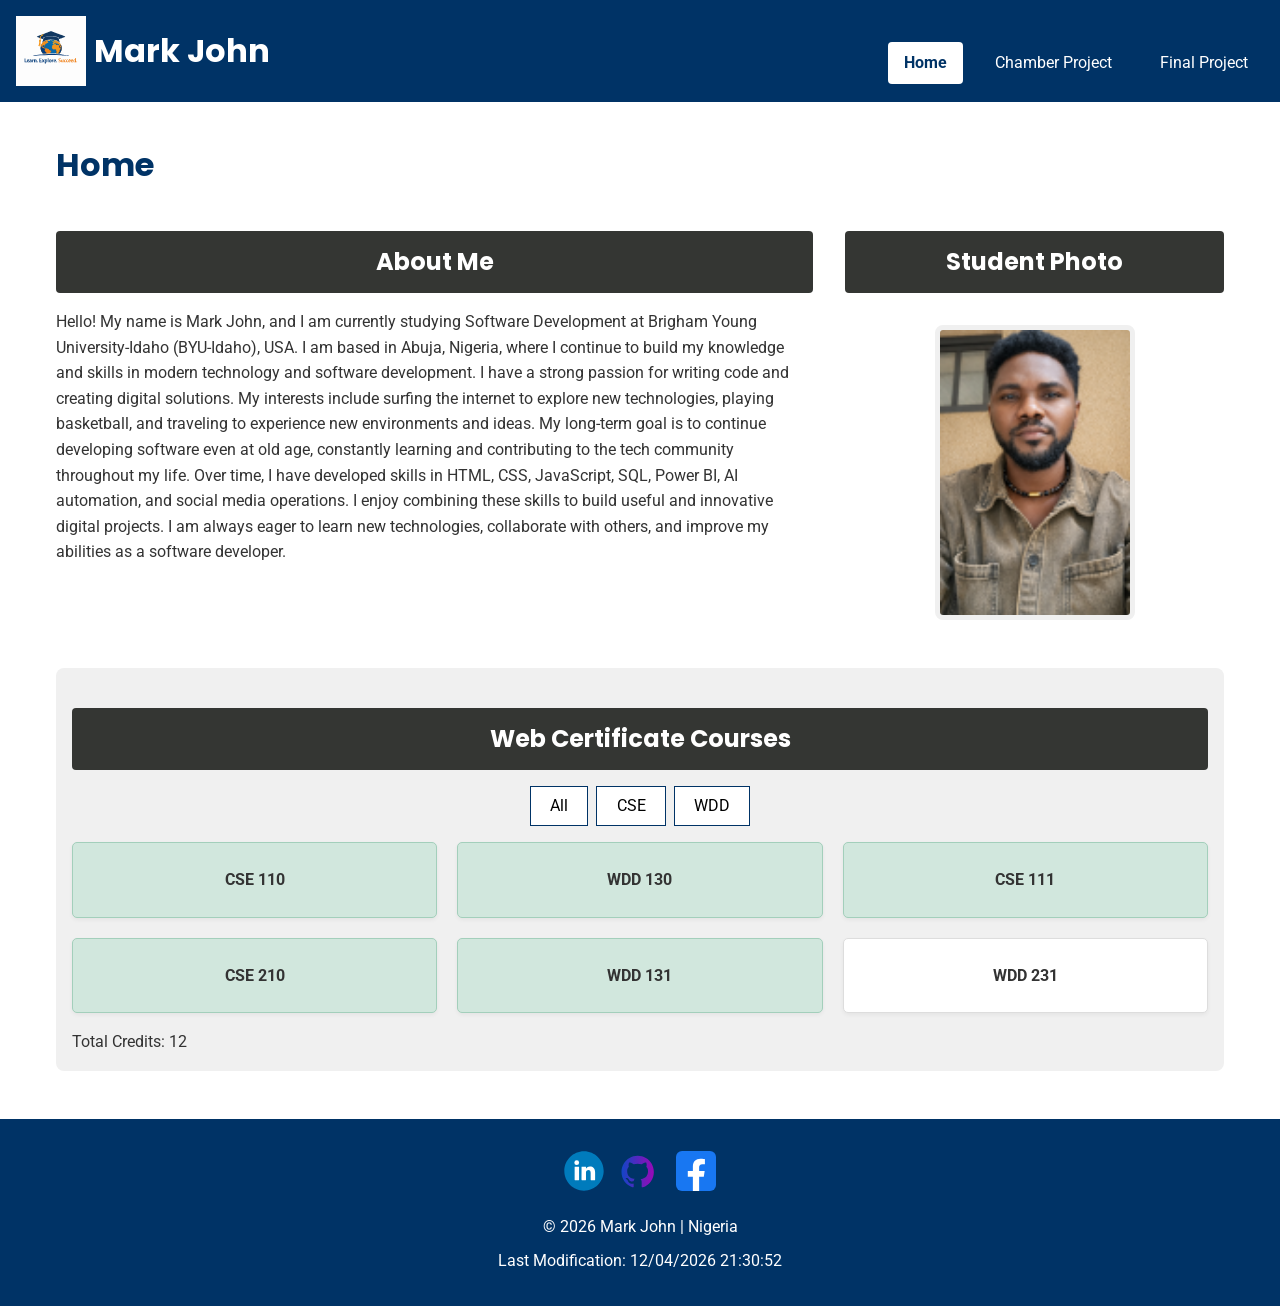
<file: index.html>
<!DOCTYPE html>
<html lang="en">
<head>

<meta charset="UTF-8">
<meta name="viewport" content="width=device-width, initial-scale=1.0">

<title>Mark John | WDD231 Home</title>
<meta name="description" content="Homepage for the WDD231 Frontend Web Development course featuring student projects, web design assignments, and learning resources.">
<meta name="author" content="Mark John">

<link rel="stylesheet" href="styles/normalize.css">
<link rel="stylesheet" href="styles/small.css">
<link rel="stylesheet" href="styles/larger.css">

<link rel="preconnect" href="https://fonts.googleapis.com">
<link rel="preconnect" href="https://fonts.gstatic.com" crossorigin>
<link href="https://fonts.googleapis.com/css2?family=Poppins:ital,wght@0,100;0,200;0,300;0,400;0,500;0,600;0,700;0,800;0,900;1,100;1,200;1,300;1,400;1,500;1,600;1,700;1,800;1,900&family=Roboto:ital,wght@0,100..900;1,100..900&display=swap" rel="stylesheet">
<script src="scripts/navigation.js" defer></script>
<script src="scripts/date.js" defer></script>
<script src="scripts/course.js" defer></script>

</head>

<body>

<header class="site-header">
<div class="logo">
  <img src="images/logo.svg" alt="site logo" class="edu-icon">
  <span>Mark John </span>
</div>

<button type="button" id="menu">☰</button>

<nav class="main-nav">
  <ul class="navigation">
    <li><a href="index.html" class="active">Home</a></li>
    <li><a href="https://macsunjohn.github.io/wdd231/chamber/index.html">Chamber Project</a></li>
    <li><a href="https://macsunjohn.github.io/wdd231/final-project/index.html">Final Project</a></li>
  </ul>
</nav>

</header>

<main>
  <h1>Home</h1>
  <div class="top-container">
    <section class="about">
      <h2>About Me</h2>
      <p>
        Hello! My name is Mark John, and I am currently studying Software Development at Brigham Young University-Idaho (BYU-Idaho), USA. I am based in Abuja, Nigeria, where I continue to build my knowledge and skills in modern technology and software development.
        I have a strong passion for writing code and creating digital solutions. My interests include surfing the internet to explore new technologies, playing basketball, and traveling to experience new environments and ideas.
        My long-term goal is to continue developing software even at old age, constantly learning and contributing to the tech community throughout my life.
        Over time, I have developed skills in HTML, CSS, JavaScript, SQL, Power BI, AI automation, and social media operations. I enjoy combining these skills to build useful and innovative digital projects.
        I am always eager to learn new technologies, collaborate with others, and improve my abilities as a software developer.
      </p>
    </section>
<section class="photo">
  <h2>Student Photo</h2>
  <div class="image-placeholder">
    <img src="images/mark.png" alt="Student photo" width="140">
  </div>
</section>
  </div>

  <section class="courses">
    <h2>Web Certificate Courses</h2>
    <div class="buttons">
      <button type="button" id="btn-all">All</button>
      <button type="button" id="btn-cse">CSE</button>
      <button type="button" id="btn-wdd">WDD</button>
    </div>
    <div id="course-container"></div>
    <p>Total Credits: <span id="total-credits"></span></p>
  </section>
</main>

<footer>
  <div class="social">
    <a href="https://linkedin.com">
  <img src="images/linkin.svg" alt="LinkedIn social media icon" width="40"></a>
    <a href="https://github.com">
  <img src="images/github.svg" alt="GitHub developer profile icon" width="40"></a>
    <a href="https://facebook.com">
  <img src="images/facebook.svg" alt="Facebook social media icon" width="40"></a>
  </div>
  <p>
    © <span id="year"></span> Mark John | Nigeria
  </p>
  <p id="lastModified"></p>
</footer>

</body>
</html>
</file>
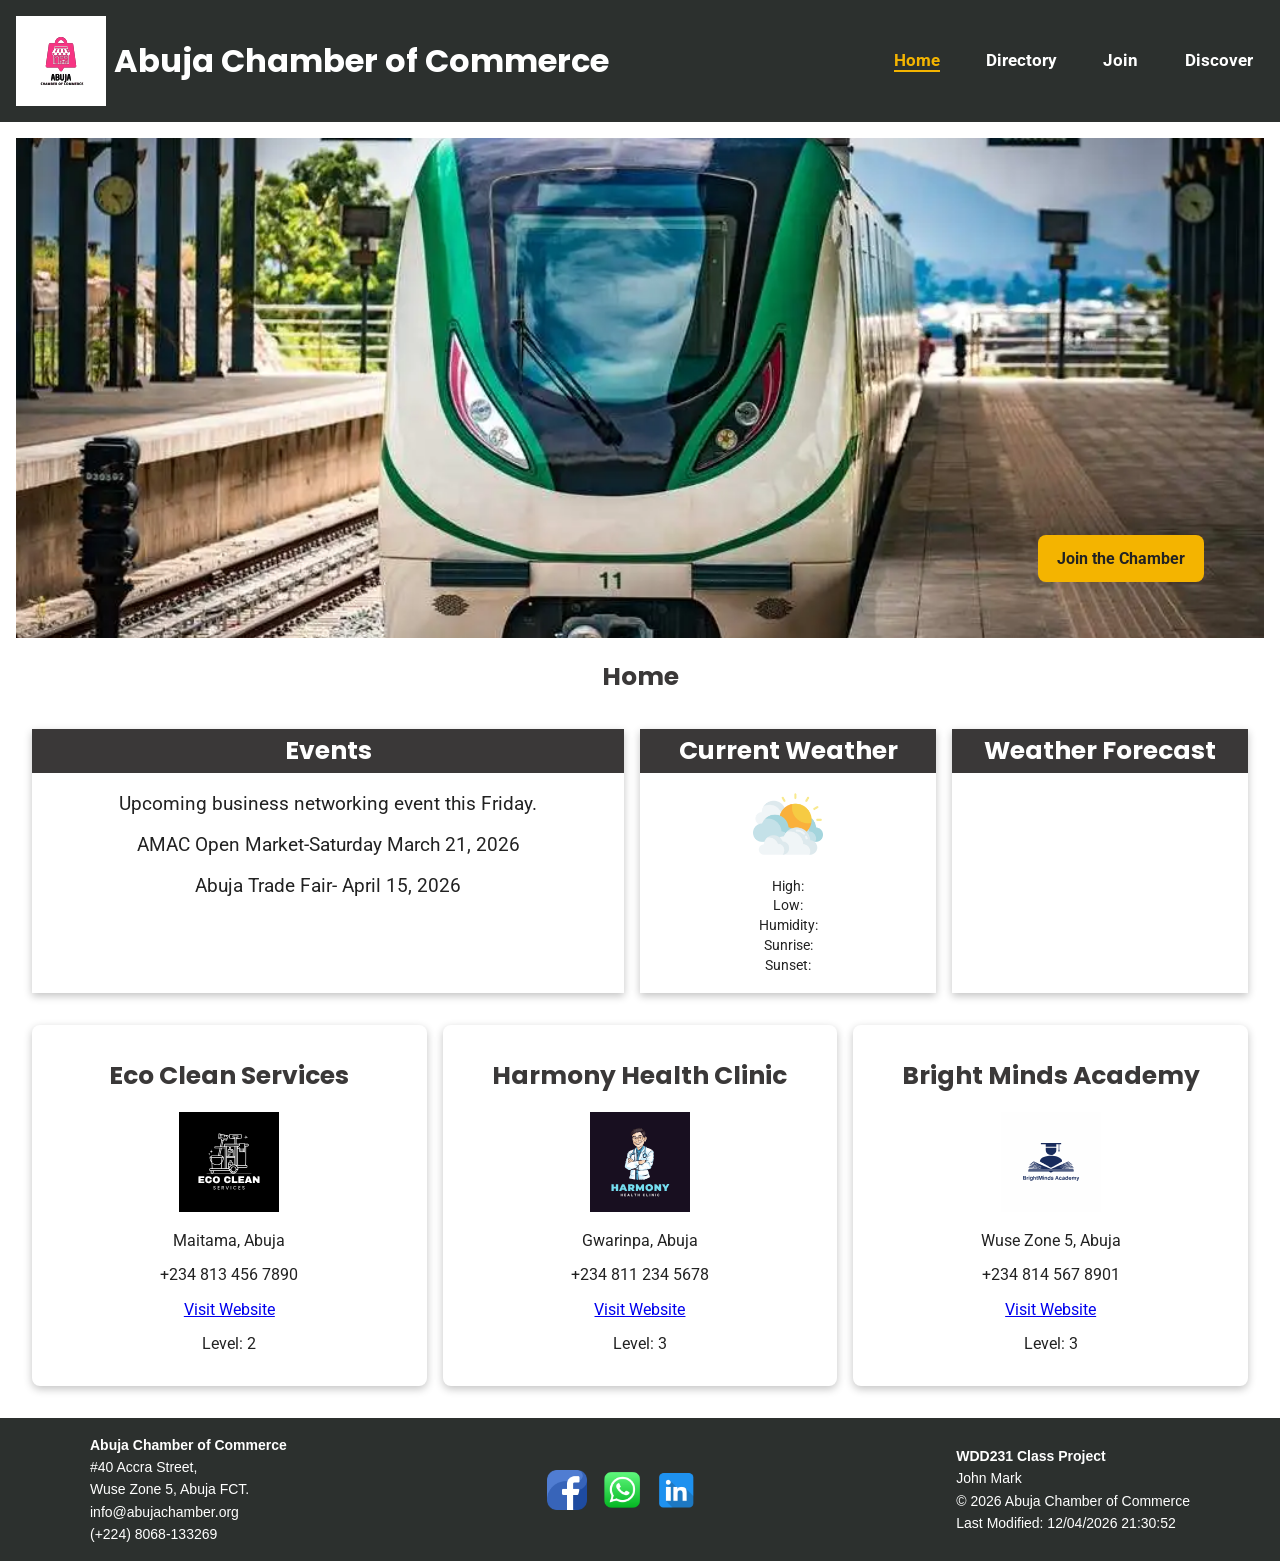
<file: chamber/index.html>
<!DOCTYPE html>
<html lang="en">
<head>
<meta charset="UTF-8">
<meta name="viewport" content="width=device-width, initial-scale=1.0">
<title>Abuja Chamber of Commerce | Home</title>
<meta name="description" content="Directory of businesses that belong to the Abuja Chamber of Commerce.">
<meta name="author" content="Mark John">
<link rel="icon" href="images/favicon.ico">

<!-- Facebook Meta -->
<meta property="og:title" content="Abuja Chamber of Commerce">
<meta property="og:description" content="Supporting businesses in Abuja through networking and partnerships.">
<meta property="og:image" content="https://macsunjohn.github.io/wdd231/images/logo.svg">
<meta property="og:url" content="https://macsunjohn.github.io/wdd231/chamber">

<link rel="stylesheet" href="styles/normalize.css">
<link rel="stylesheet" href="styles/small.css">
<link rel="stylesheet" href="styles/larger.css">
<link rel="icon" href="images/favicon.ico">
<link rel="preconnect" href="https://fonts.googleapis.com">
<link rel="preconnect" href="https://fonts.gstatic.com" crossorigin>
<link href="https://fonts.googleapis.com/css2?family=Poppins:ital,wght@0,100;0,200;0,300;0,400;0,500;0,600;0,700;0,800;0,900;1,100;1,200;1,300;1,400;1,500;1,600;1,700;1,800;1,900&family=Roboto:ital,wght@0,100..900;1,100..900&display=swap" rel="stylesheet">

<script src="scripts/weather.js" defer></script>
<script src="scripts/spotlights.js" defer></script>
<script src="scripts/date.js" defer></script>
<script src="scripts/navigation.js" defer></script>
</head>

<body>

<header>
<div class="logo">
<img src="images/logo.svg" alt="Abuja Chamber Logo">
<h1>Abuja Chamber of Commerce</h1>
</div>

<button type="button" id="hamburger" aria-label="Toggle navigation menu">☰</button>

<nav>
<ul class="navigation">
<li><a href="index.html" class="active">Home</a></li>
<li><a href="directory.html"> Directory</a></li>
<li><a href="join.html">Join</a></li>
<li><a href="discover.html">Discover</a></li>
</ul>
</nav>
</header>

<main>
  <!-- HERO -->
  <div class="hero">
    <picture>
      <source media="(max-width: 600px)" srcset="images/abuja-train.webp">
      <img src="images/abuja-train.webp" alt="Abuja Train Station">
    </picture>
    <a href="#" class="cta">Join the Chamber</a>
  </div>
  <h2>Home</h2>
  <!-- GRID SECTION -->
  <section class="home-grid">

    <div class="index-card events">
      <h2>Events</h2>
      <p>Upcoming business networking event this Friday.</p>
      <p>AMAC Open Market-Saturday March 21, 2026</p>
      <p>Abuja Trade Fair- April 15, 2026</p>
    </div>

    <div class="index-card weather">
  <h2>Current Weather</h2>
  <div class="weather-content">
    <img id="weather-icon" src="images/cloud.png" alt="Cloudy Weather Icon">
    <div class="weather-info">
      <p><strong><span id="current-temp"></span></strong></p>
      <p id="description"></p>
      <p>High: <span id="high"></span></p>
      <p>Low: <span id="low"></span></p>
      <p>Humidity: <span id="humidity"></span></p>
      <p>Sunrise: <span id="sunrise"></span></p>
      <p>Sunset: <span id="sunset"></span></p>
    </div>
  </div>
</div>

    <div class="index-card forecast">
      <h2>Weather Forecast</h2>
      <p id="forecast"></p>
    </div>

  </section>

  <!-- SPOTLIGHTS -->
  <div class="spotlights" id="spotlights"></div>

</main>

<footer class="footer">
  <div class="footer-container">

    <!-- Left Section -->
    <div class="footer-left">
      <strong>Abuja Chamber of Commerce</strong><br>
      #40 Accra Street,<br>
      Wuse Zone 5, Abuja FCT.<br>
      info@abujachamber.org<br>
      (+224) 8068-133269
    </div>

    <!-- Center Section -->
    <div class="footer-center">
      <a href="#" class="social"><img src="images/facebook.png" alt="Facebook"></a>
      <a href="#" class="social"><img src="images/whatsapp.png" alt="WhatsApp"></a>
      <a href="#" class="social"><img src="images/linkedin.png" alt="LinkedIn"></a>
    </div>

    <!-- Right Section -->
    <div class="footer-right">
      <strong>WDD231 Class Project</strong><br>
      John Mark<br>
      &copy; <span id="currentyear"></span> Abuja Chamber of Commerce <br>
      <span id="lastModified"></span>
    </div>

  </div>
</footer>

</body>
</html>
</file>
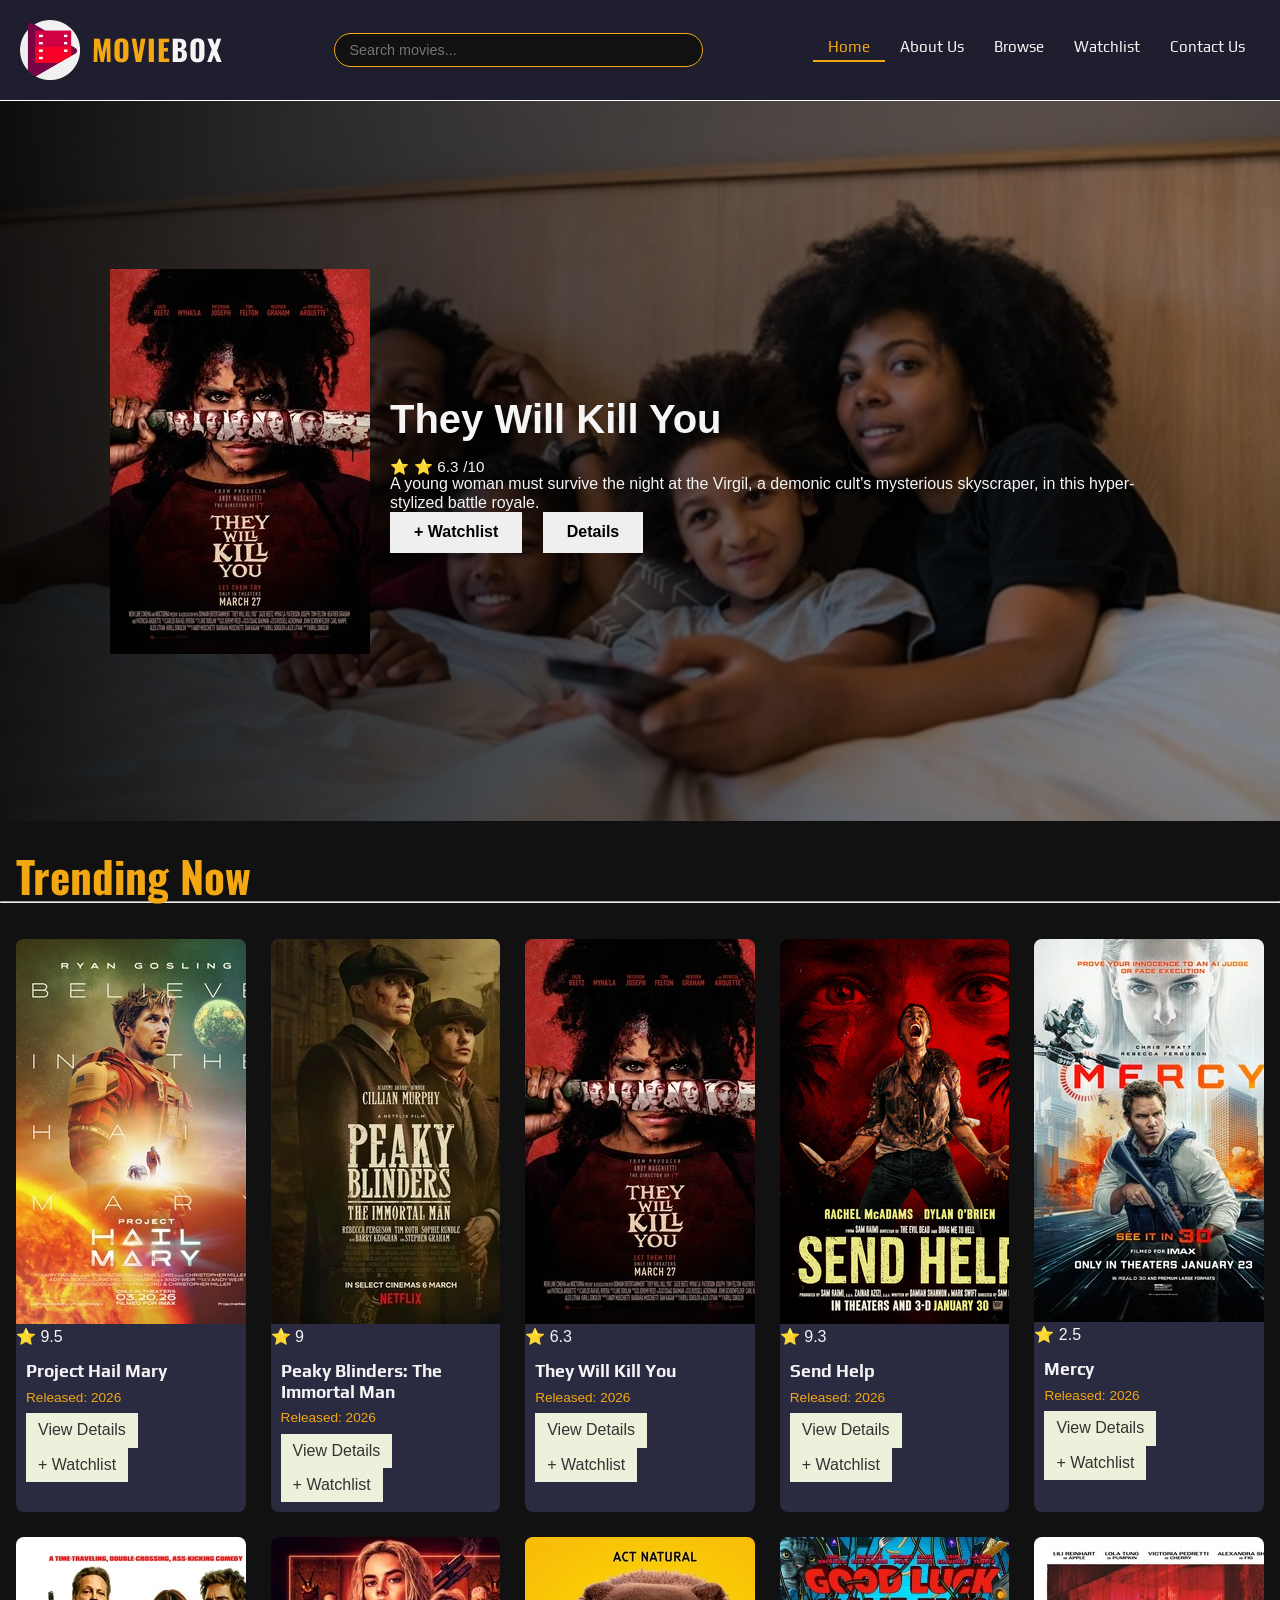
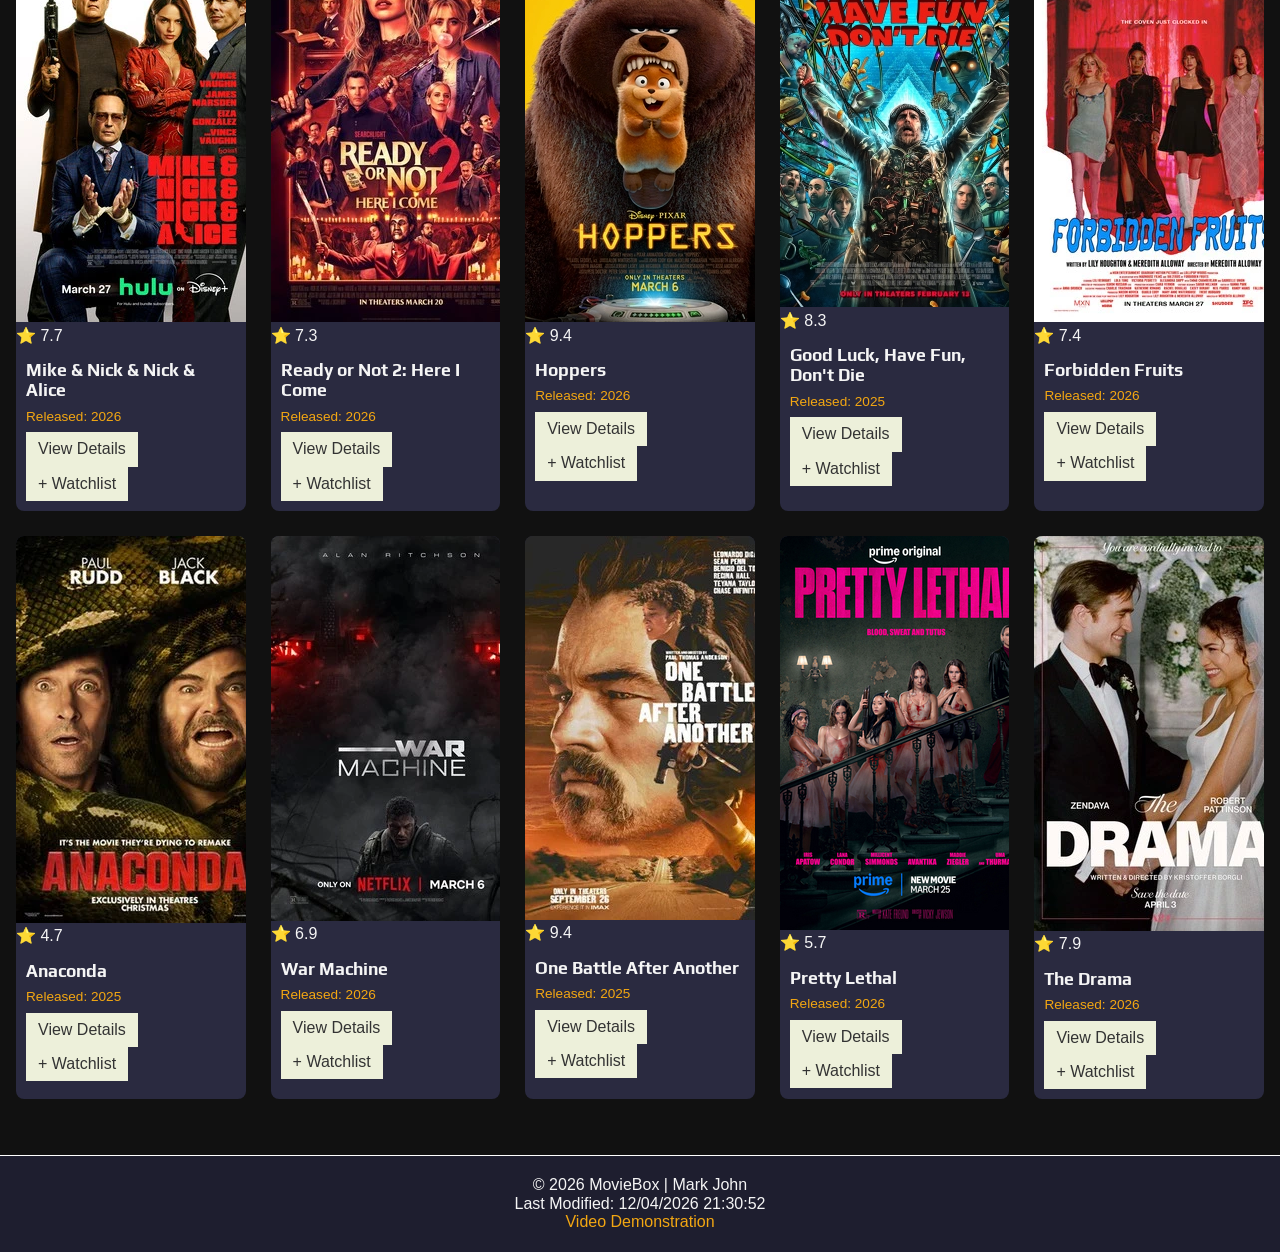
<file: final-project/index.html>
<!DOCTYPE html>
<html lang="en">
<head>
    <meta charset="UTF-8">
    <meta name="viewport" content="width=device-width, initial-scale=1.0">
    <title>MovieBox | Home</title>
    <meta name="description" content="MovieBox is your go-to platform for movie recommendations, reviews, and trending films. Discover new movies and save your favourites all in one place.">
    <meta name="author" content="Mark John">

    <!-- Favicon -->
    <link rel="icon" href="images/favicon.png">

    <!-- Open Graph Meta Tags for Social Sharing -->
    <meta property="og:title" content="MovieBox | Discover Trending Films">
    <meta property="og:description" content="Explore the latest trending movies and manage your personal watchlist.">
    <meta property="og:image" content="https://macsunjohn.github.io/wdd231/final-project/images/logo.png">
    <meta property="og:url" content="https://macsunjohn.github.io/wdd231/final-project/index.html">

    <!-- Google Fonts -->
    <link rel="preconnect" href="https://fonts.googleapis.com">
    <link rel="preconnect" href="https://fonts.gstatic.com" crossorigin>
    <link href="https://fonts.googleapis.com/css2?family=Oswald:wght@200..700&family=Play:wght@400;700&display=swap" rel="stylesheet">

    <!-- Stylesheets -->
    <link rel="stylesheet" href="styles/normalize.css">
    <link rel="stylesheet" href="styles/movie-small.css">
    <link rel="stylesheet" href="styles/movie-larger.css">

    <!-- JavaScript -->
    <script src="scripts/date.js" defer></script>
    <script src="scripts/navigation.js" defer></script>
    <script src="scripts/main.js" type="module"></script>
    <script src="scripts/movies.js" type="module"></script>
   

    
</head>

<body>
    <!-- Header -->
    <header>
        <div class="logo">
            <a href="index.html">
                <img src="images/logo.png" alt="MovieBox Logo" id="logo-img" loading="lazy">
                <span>Movie</span>Box
            </a>
        </div>
        
        <div class="search-container">
            <input type="text" id="header-search" placeholder="Search movies...">
        </div>

        <button type="button" id="menu-button" aria-label="Toggle Menu">&#9776;</button>
        
        <nav id="main-nav">
            <a href="index.html" class="active">Home</a>
            <a href="about.html">About Us</a>
            <a href="browse.html">Browse</a>
            <a href="watchlist.html">Watchlist</a>
            <a href="contact.html">Contact Us</a>
        </nav>
    </header>

    <!-- Main Content -->
    <main>
        <section id="hero" class="hero-container">
        <div class="hero-overlay">       
        </div>

        <div class="hero-content">
            
            <img id="hero-poster" src="" alt="Featured Movie Poster">

            <div class="hero-text">
            <h1 id="hero-title">Loading Featured...</h1>
            <p class="rating">⭐ <span id="hero-rating">--</span>/10</p>
            <p id="hero-description"></p>

            <div class="hero-buttons">
                <button type="button" id="hero-watchlist-btn">+ Watchlist</button>
                <button type="button" id="hero-details-btn">Details</button>
            </div>
            </div>

  </div>
</section>

        <section id="trending-section">
            <div class="section-title">
                <h2>Trending Now</h2>
                <hr>
            </div>
            <div id="movie-grid" class="movie-grid">
                </div>
        </section>
    </main>

    <!-- Movie Modal -->
    <dialog id="movie-modal">
        <div class="modal-header">
            <h2 id="modal-title">Movie Title</h2>
            <button type="button" id="close-modal" aria-label="Close Modal">&times;</button>
        </div>
        <div id="modal-content">
            </div>
    </dialog>

    <!-- Footer -->
    <footer>
        <div class="footer-content">
            <p>&copy; <span id="current-year"></span> MovieBox | Mark John</p>
            <p id="last-modified"></p>
            <p><a href="https://www.loom.com/share/9b57f1fb6f3e4ce5b10a4fe13e2167ee" class="video">Video Demonstration</a></p>
        </div>
    </footer>

</body>
</html>
</file>
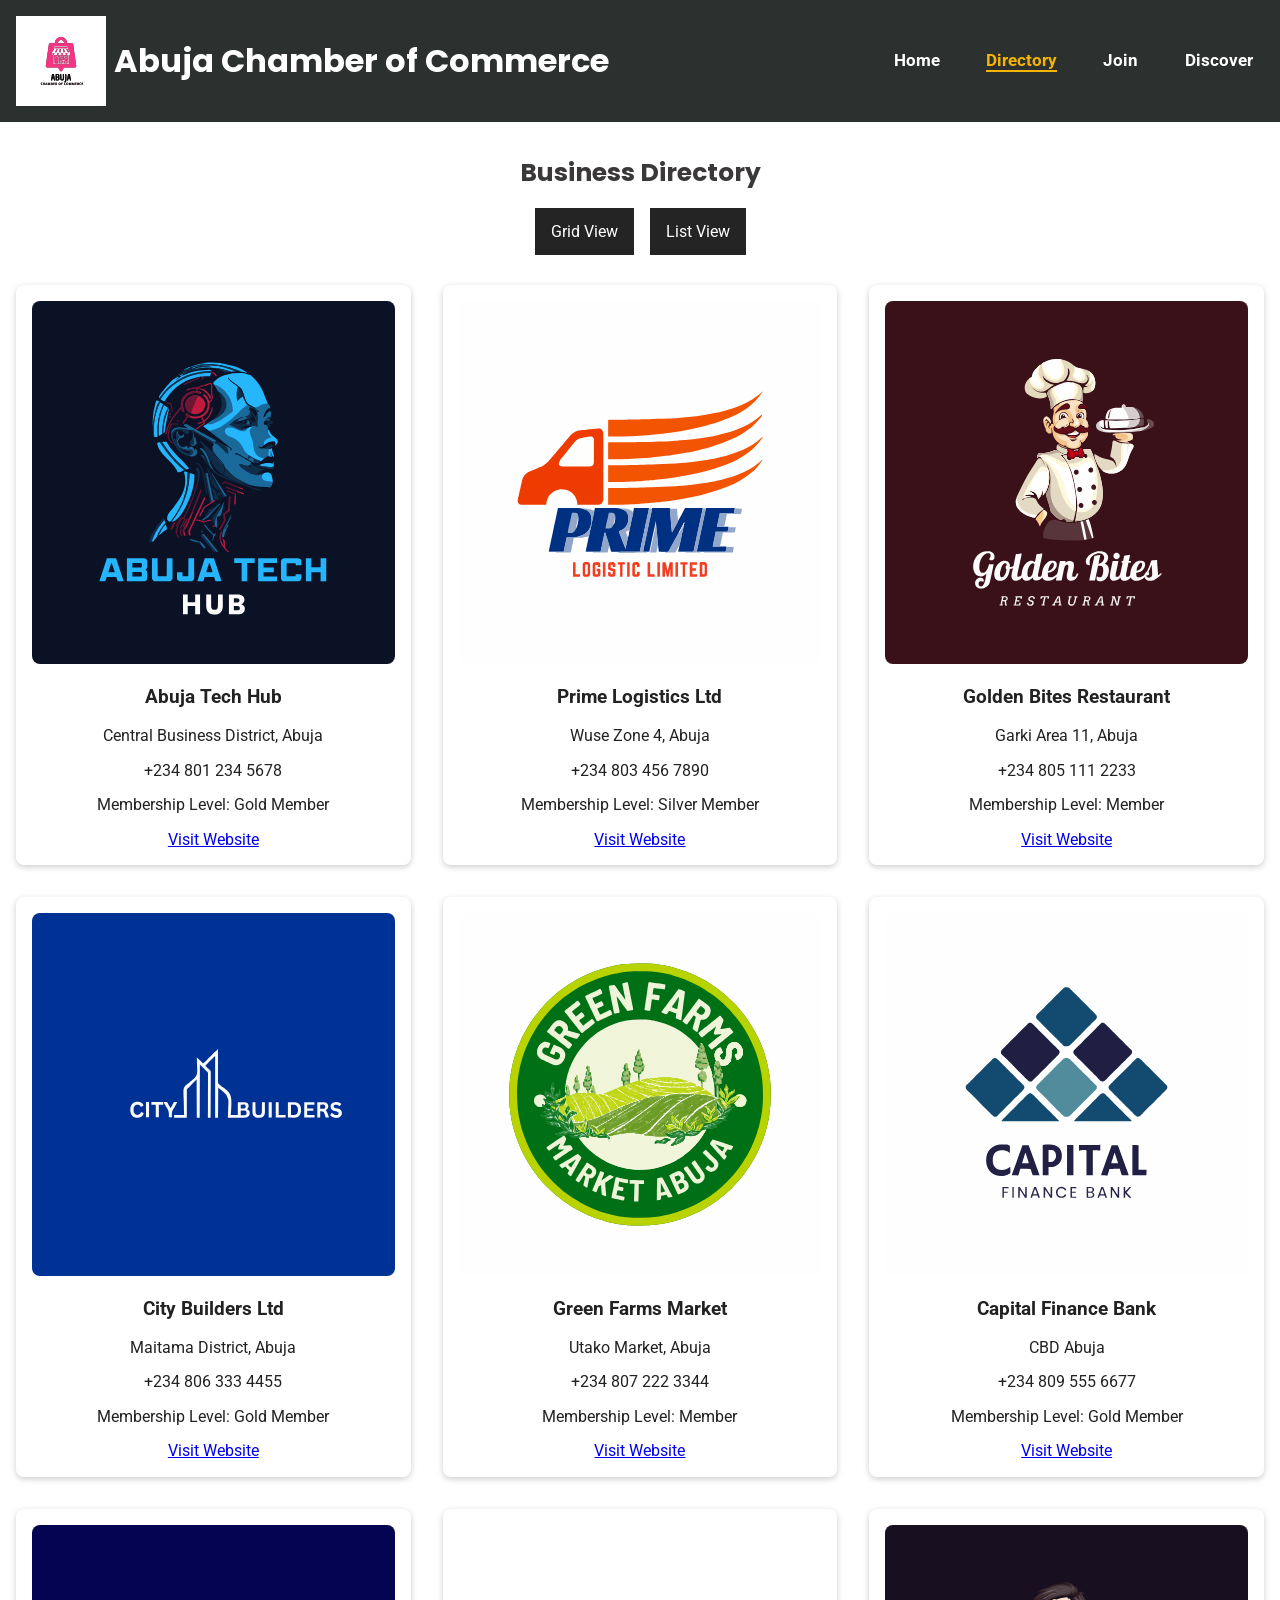
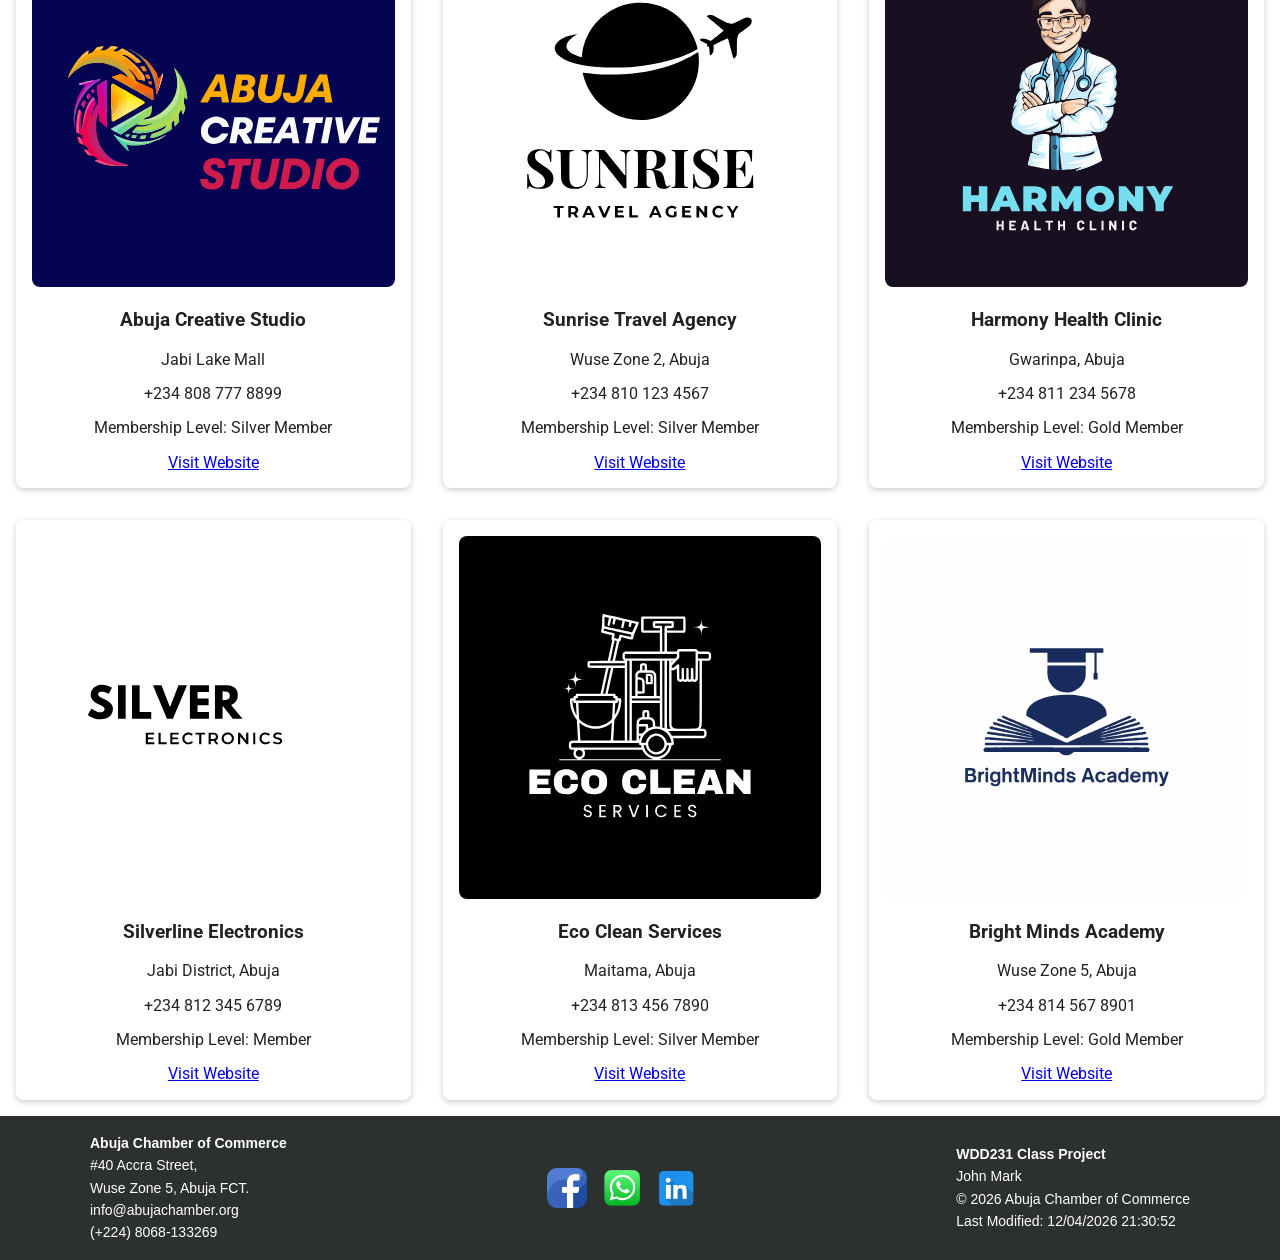
<file: chamber/directory.html>
<!DOCTYPE html>
<html lang="en">
<head>
<meta charset="UTF-8">
<meta name="viewport" content="width=device-width, initial-scale=1.0">
<title>Abuja Chamber of Commerce Directory</title>
<meta name="description" content="Directory of businesses that belong to the Abuja Chamber of Commerce.">
<meta name="author" content="Mark John">
<link rel="icon" href="images/favicon.ico">

<!-- Facebook Meta -->
<meta property="og:title" content="Abuja Chamber of Commerce">
<meta property="og:description" content="Supporting businesses in Abuja through networking and partnerships.">
<meta property="og:image" content="https://macsunjohn.github.io/wdd231/images/logo.svg">
<meta property="og:url" content="https://macsunjohn.github.io/wdd231/chamber">

<link rel="stylesheet" href="styles/normalize.css">
<link rel="stylesheet" href="styles/small.css">
<link rel="stylesheet" href="styles/larger.css">
<link rel="icon" href="images/favicon.ico">
<link rel="preconnect" href="https://fonts.googleapis.com">
<link rel="preconnect" href="https://fonts.gstatic.com" crossorigin>
<link href="https://fonts.googleapis.com/css2?family=Poppins:ital,wght@0,100;0,200;0,300;0,400;0,500;0,600;0,700;0,800;0,900;1,100;1,200;1,300;1,400;1,500;1,600;1,700;1,800;1,900&family=Roboto:ital,wght@0,100..900;1,100..900&display=swap" rel="stylesheet">

<script defer src="scripts/directory.js"></script>
<script defer src="scripts/date.js"></script>
</head>

<body>

<header>
<div class="logo">
<img src="images/logo.svg" alt="Abuja Chamber Logo">
<h1>Abuja Chamber of Commerce</h1>
</div>

<button type="button" id="hamburger" aria-label="Toggle navigation menu">☰</button>

<nav>
<ul class="navigation">
<li><a href="index.html">Home</a></li>
<li><a href="directory.html" class="active">Directory</a></li>
<li><a href="join.html">Join</a></li>
<li><a href="discover.html">Discover</a></li>
</ul>
</nav>
</header>

<main>
<h2>Business Directory</h2>

<div class="view-buttons">
<button type="button" id="grid">Grid View</button>
<button type="button" id="list">List View</button>
</div>

<section id="members" class="grid"></section>

</main>

<footer class="footer">
  <div class="footer-container">

    <!-- Left Section -->
    <div class="footer-left">
      <strong>Abuja Chamber of Commerce</strong><br>
      #40 Accra Street,<br>
      Wuse Zone 5, Abuja FCT.<br>
      info@abujachamber.org<br>
      (+224) 8068-133269
    </div>

    <!-- Center Section -->
    <div class="footer-center">
      <a href="#" class="social"><img src="images/facebook.png" alt="Facebook"></a>
      <a href="#" class="social"><img src="images/whatsapp.png" alt="WhatsApp"></a>
      <a href="#" class="social"><img src="images/linkedin.png" alt="LinkedIn"></a>
    </div>

    <!-- Right Section -->
    <div class="footer-right">
      <strong>WDD231 Class Project</strong><br>
      John Mark<br>
      &copy; <span id="currentyear"></span> Abuja Chamber of Commerce <br>
      <span id="lastModified"></span>
    </div>

  </div>
</footer>

</body>
</html>
</file>
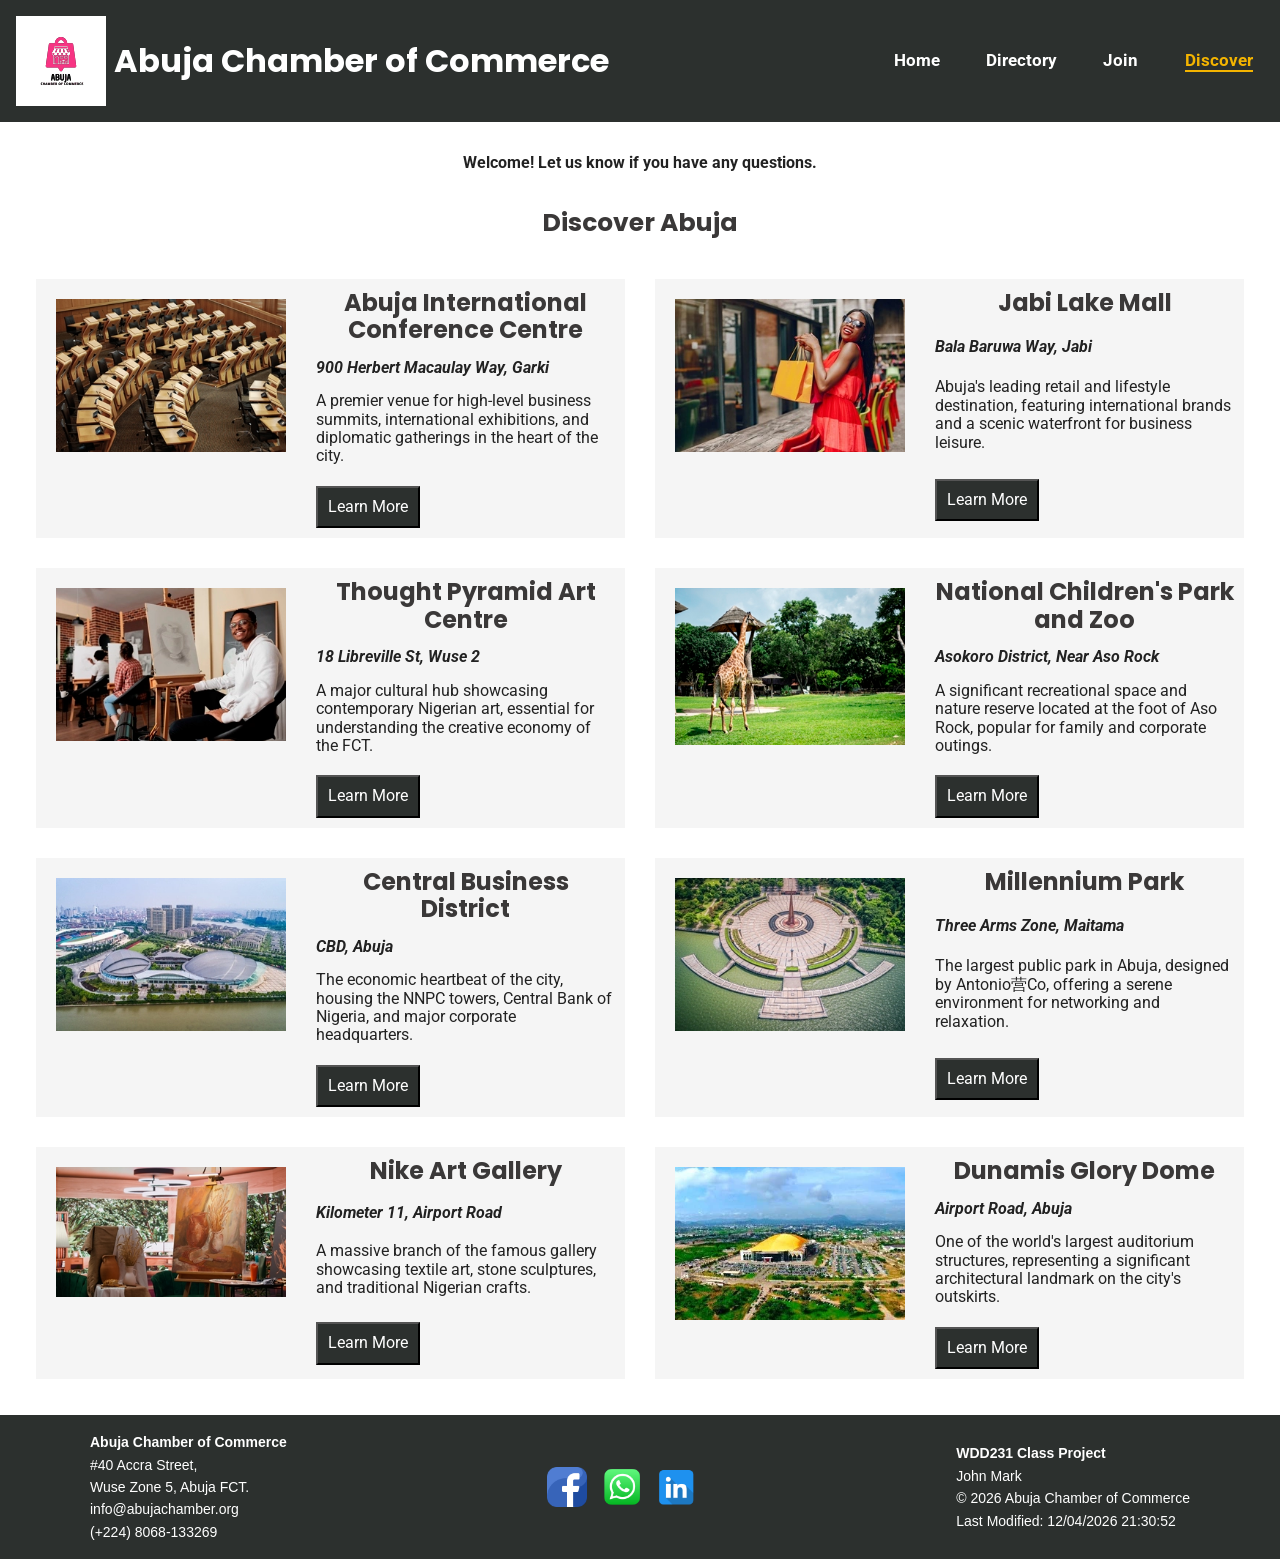
<file: chamber/discover.html>
<!DOCTYPE html>
<html lang="en">
<head>
<meta charset="UTF-8">
<meta name="viewport" content="width=device-width, initial-scale=1.0">
<title>Abuja Chamber of Commerce | Discover</title>
<meta name="description" content="Directory of businesses that belong to the Abuja Chamber of Commerce.">
<meta name="author" content="Mark John">
<link rel="icon" href="images/favicon.ico">

<!-- Facebook Meta -->
<meta property="og:title" content="Abuja Chamber of Commerce">
<meta property="og:description" content="Supporting businesses in Abuja through networking and partnerships.">
<meta property="og:image" content="https://macsunjohn.github.io/wdd231/images/logo.svg">
<meta property="og:url" content="https://macsunjohn.github.io/wdd231/chamber">

<link rel="stylesheet" href="styles/normalize.css">
<link rel="stylesheet" href="styles/small.css">
<link rel="stylesheet" href="styles/medium.css">
<link rel="stylesheet" href="styles/larger.css">
<link rel="icon" href="images/favicon.ico">
<link rel="preconnect" href="https://fonts.googleapis.com">
<link rel="preconnect" href="https://fonts.gstatic.com" crossorigin>
<link href="https://fonts.googleapis.com/css2?family=Poppins:ital,wght@0,100;0,200;0,300;0,400;0,500;0,600;0,700;0,800;0,900;1,100;1,200;1,300;1,400;1,500;1,600;1,700;1,800;1,900&family=Roboto:ital,wght@0,100..900;1,100..900&display=swap" rel="stylesheet">

<script src="scripts/discover.js" type="module"></script>
<script defer src="scripts/date.js"></script>
<script defer src="scripts/navigation.js"></script>
</head>

<body>

<header>
<div class="logo">
<img src="images/logo.svg" alt="Abuja Chamber Logo">
<h1>Abuja Chamber of Commerce</h1>
</div>
<button type="button" id="hamburger" aria-label="Toggle navigation menu">☰</button>

<nav id="primary-nav">
<ul class="navigation">
<li><a href="index.html">Home</a></li>
<li><a href="directory.html">Directory</a></li>
<li><a href="join.html">Join</a></li>
<li><a href="discover.html" class="active">Discover</a></li>
</ul>
</nav>
</header>

<main>
<div id="visitor-message" class="visitor-banner"></div>
    <h2>Discover Abuja</h2>
    <section class="discover-grid"></section>

</main>

<footer class="footer">
  <div class="footer-container">

    <!-- Left Section -->
    <div class="footer-left">
      <strong>Abuja Chamber of Commerce</strong><br>
      #40 Accra Street,<br>
      Wuse Zone 5, Abuja FCT.<br>
      info@abujachamber.org<br>
      (+224) 8068-133269
    </div>

    <!-- Center Section -->
    <div class="footer-center">
      <a href="#" class="social"><img src="images/facebook.png" alt="Facebook"></a>
      <a href="#" class="social"><img src="images/whatsapp.png" alt="WhatsApp"></a>
      <a href="#" class="social"><img src="images/linkedin.png" alt="LinkedIn"></a>
    </div>

    <!-- Right Section -->
    <div class="footer-right">
      <strong>WDD231 Class Project</strong><br>
      John Mark<br>
      &copy; <span id="currentyear"></span> Abuja Chamber of Commerce <br>
      <span id="lastModified"></span>
    </div>

  </div>
</footer>

</body>
</html>
</file>
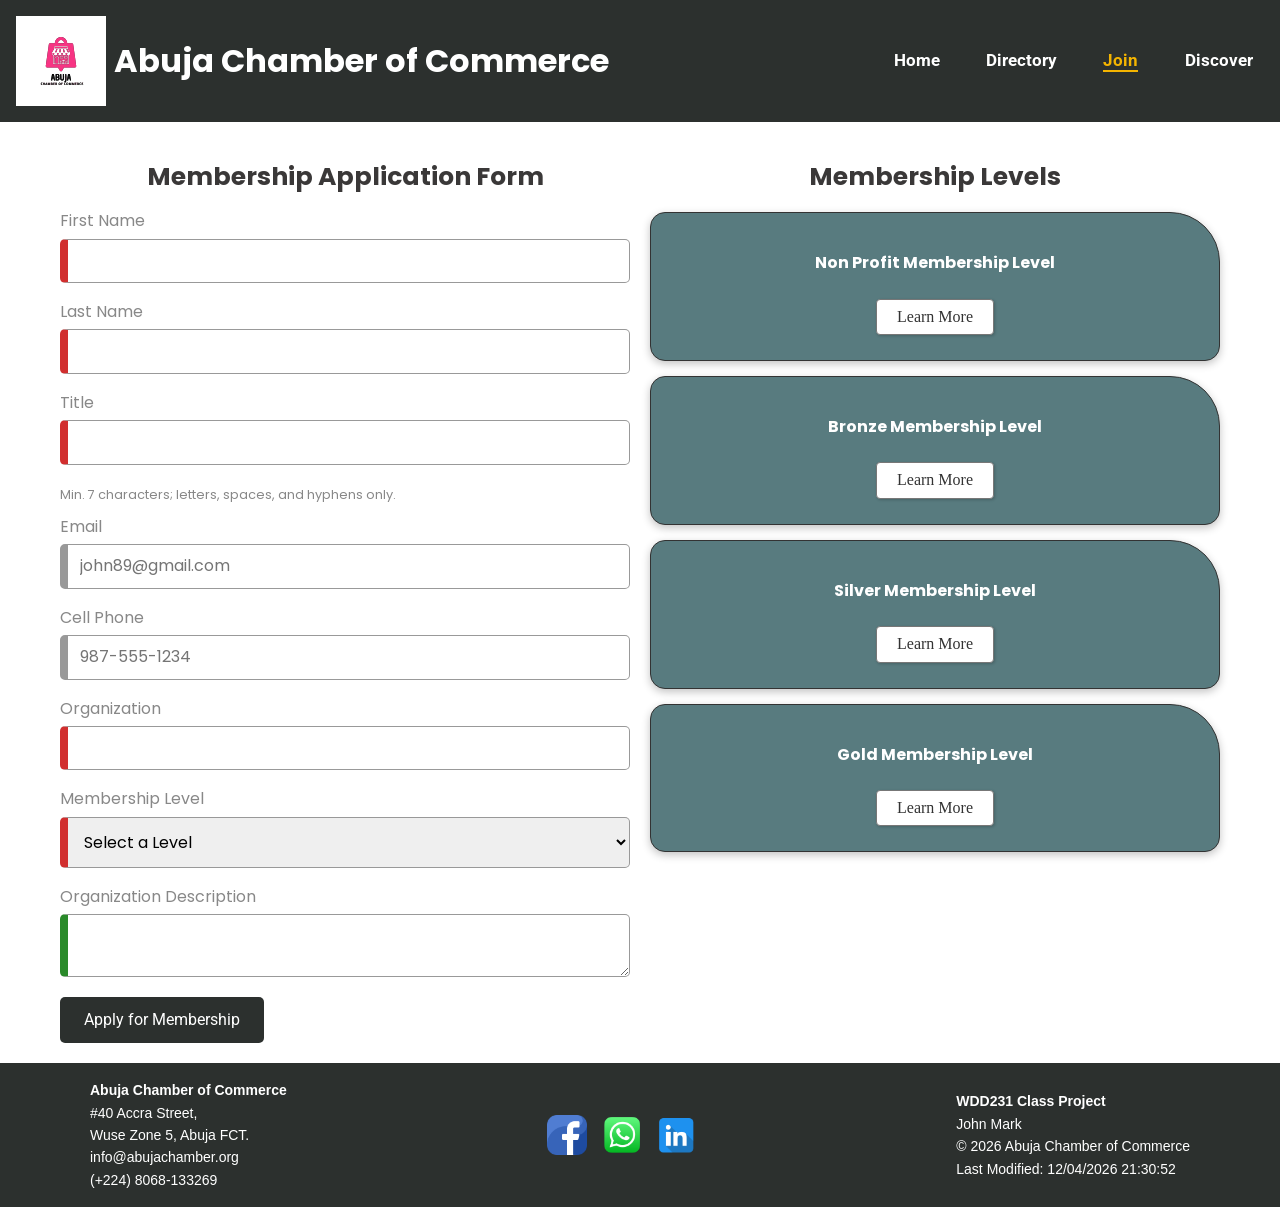
<file: chamber/join.html>
<!DOCTYPE html>
<html lang="en">
<head>
<meta charset="UTF-8">
<meta name="viewport" content="width=device-width, initial-scale=1.0">
<title>Abuja Chamber of Commerce | Join</title>
<meta name="description" content="Directory of businesses that belong to the Abuja Chamber of Commerce.">
<meta name="author" content="Mark John">
<link rel="icon" href="images/favicon.ico">

<!-- Facebook Meta -->
<meta property="og:title" content="Abuja Chamber of Commerce">
<meta property="og:description" content="Supporting businesses in Abuja through networking and partnerships.">
<meta property="og:image" content="https://macsunjohn.github.io/wdd231/images/logo.svg">
<meta property="og:url" content="https://macsunjohn.github.io/wdd231/chamber">

<link rel="stylesheet" href="styles/normalize.css">
<link rel="stylesheet" href="styles/small.css">
<link rel="stylesheet" href="styles/larger.css">
<link rel="icon" href="images/favicon.ico">
<link rel="preconnect" href="https://fonts.googleapis.com">
<link rel="preconnect" href="https://fonts.gstatic.com" crossorigin>
<link href="https://fonts.googleapis.com/css2?family=Poppins:ital,wght@0,100;0,200;0,300;0,400;0,500;0,600;0,700;0,800;0,900;1,100;1,200;1,300;1,400;1,500;1,600;1,700;1,800;1,900&family=Roboto:ital,wght@0,100..900;1,100..900&display=swap" rel="stylesheet">

<script src="scripts/date.js" defer></script>
<script src="scripts/navigation.js" defer></script>
<script src="scripts/join.js" defer></script>
</head>

<body>

<header>
<div class="logo">
<img src="images/logo.svg" alt="Abuja Chamber Logo">
<h1>Abuja Chamber of Commerce</h1>
</div>

<button type="button" id="hamburger" aria-label="Toggle navigation menu">☰</button>

<nav>
<ul class="navigation">
<li><a href="index.html">Home</a></li>
<li><a href="directory.html"> Directory</a></li>
<li><a href="join.html" class="active">Join</a></li>
<li><a href="discover.html">Discover</a></li>
</ul>
</nav>
</header>

<main class="join-main">
        <section class="form-section">
            <h2>Membership Application Form</h2>
            <form method="get" action="thankyou.html">
                <label>First Name
                    <input type="text" name="fname" autocomplete="given-name" required title="Enter your first name">
                </label>
                <label>Last Name
                    <input type="text" name="lname" autocomplete="family-name" required title="Enter your last name">
                </label>
                <label>Title
                    <input type="text" name="title" autocomplete="organization-title" 
                           pattern="[A-Za-z\s-]{7,}" title="Alpha characters, hyphens, and spaces only. Min 7 chars." required>
                           <small>Min. 7 characters; letters, spaces, and hyphens only.</small>
                </label>
                <label>Email
                    <input type="email" name="email" placeholder="john89@gmail.com" autocomplete="email" required title="Enter a valid email">
                </label>
                <label>Cell Phone
                    <input type="tel" name="phone" placeholder="987-555-1234" autocomplete="tel" required title="Enter your phone number">
                </label>
                <label>Organization
                    <input type="text" name="organization" autocomplete="organization" required title="Enter your organization name">
                </label>
                
                <label>Membership Level
                    <select name="membership" required>
                        <option value="" selected disabled>Select a Level</option>
                        <option value="np">Non-Profit (NP)</option>
                        <option value="bronze">Bronze</option>
                        <option value="silver">Silver</option>
                        <option value="gold">Gold</option>
                    </select>
                </label>

                <label>Organization Description
                    <textarea name="description" title="Describe your business"></textarea>
                </label>

                <input type="hidden" id="timestamp" name="timestamp">
                <button type="submit" class="submit-btn">Apply for Membership</button>
            </form>
        </section>

        <section class="levels-section">
            <h2>Membership Levels</h2>
            <div class="membership-card" id="np-card">
                <p>Non Profit Membership Level</p>
                <button type="button" class="open-modal" data-modal="np-modal">Learn More</button>
            </div>
            <div class="membership-card" id="bronze-card">
                <p>Bronze Membership Level</p>
                <button type="button" class="open-modal" data-modal="bronze-modal">Learn More</button>
            </div>
            <div class="membership-card" id="silver-card">
                <p>Silver Membership Level</p>
                <button type="button" class="open-modal" data-modal="silver-modal">Learn More</button>
            </div>
            <div class="membership-card" id="gold-card">
                <p>Gold Membership Level</p>
                <button type="button" class="open-modal" data-modal="gold-modal">Learn More</button>
            </div>
        </section>

        <dialog id="np-modal">
    <h3>Non-Profit Membership Benefits</h3>
    <ul>
        <li><strong>Eligibility:</strong> Exclusive to 501(c)(3) organizations.</li>
        <li><strong>Basic Listing:</strong> Inclusion in our digital community directory.</li>
        <li><strong>Event Access:</strong> Invitation to monthly community mixers.</li>
        <li><strong>Newsletter:</strong> Subscription to the "Chamber Pulse" weekly update.</li>
    </ul>
    <button type="button" class="close-modal">Close</button>
</dialog>

<dialog id="bronze-modal">
    <h3>Bronze Membership Benefits</h3>
    <ul>
        <li><strong>General Membership:</strong> Open to all small businesses and startups.</li>
        <li><strong>Enhanced Listing:</strong> Directory listing with your business logo and social media links.</li>
        <li><strong>Spotlight Feature:</strong> One "New Member Spotlight" post on our official Facebook page.</li>
        <li><strong>Training:</strong> Access to "Business Basics" webinar recordings.</li>
        <li><strong>Ribbon Cutting:</strong> Complimentary grand opening or anniversary ceremony support.</li>
    </ul>
    <button type="button" class="close-modal">Close</button>
</dialog>

<dialog id="silver-modal">
    <h3>Silver Membership Benefits</h3>
    <ul>
        <li><strong>All Bronze Benefits included.</strong></li>
        <li><strong>Training Workshops:</strong> Free access for up to 3 employees.</li>
        <li><strong>Spotlight Feature:</strong> One dedicated social media post per quarter.</li>
        <li><strong>Directory Upgrade:</strong> Priority placement in the digital member directory.</li>
        <li><strong>Event Discounts:</strong> 15% discount on all Chamber banquet tickets.</li>
    </ul>
    <button type="button" class="close-modal">Close</button>
</dialog>

<dialog id="gold-modal">
    <h3>Gold Membership Benefits</h3>
    <ul>
        <li><strong>All Silver Benefits included.</strong></li>
        <li><strong>Homepage Spotlight:</strong> Permanent logo placement on the Chamber homepage.</li>
        <li><strong>VIP Access:</strong> 2 complimentary tickets to the Annual Gala.</li>
        <li><strong>Keynote Opportunities:</strong> First priority for speaking slots at networking luncheons.</li>
        <li><strong>Ad Credits:</strong> $500 annual credit toward Chamber digital advertising.</li>
        <li><strong>Board Eligibility:</strong> Exclusive eligibility to run for the Chamber Board of Directors.</li>
    </ul>
    <button type="button" class="close-modal">Close</button>
</dialog>
        </main>

<footer class="footer">
  <div class="footer-container">

    <!-- Left Section -->
    <div class="footer-left">
      <strong>Abuja Chamber of Commerce</strong><br>
      #40 Accra Street,<br>
      Wuse Zone 5, Abuja FCT.<br>
      info@abujachamber.org<br>
      (+224) 8068-133269
    </div>

    <!-- Center Section -->
    <div class="footer-center">
      <a href="#" class="social"><img src="images/facebook.png" alt="Facebook"></a>
      <a href="#" class="social"><img src="images/whatsapp.png" alt="WhatsApp"></a>
      <a href="#" class="social"><img src="images/linkedin.png" alt="LinkedIn"></a>
    </div>

    <!-- Right Section -->
    <div class="footer-right">
      <strong>WDD231 Class Project</strong><br>
      John Mark<br>
      &copy; <span id="currentyear"></span> Abuja Chamber of Commerce <br>
      <span id="lastModified"></span>
    </div>

  </div>
</footer>

</body>
</html>
</file>
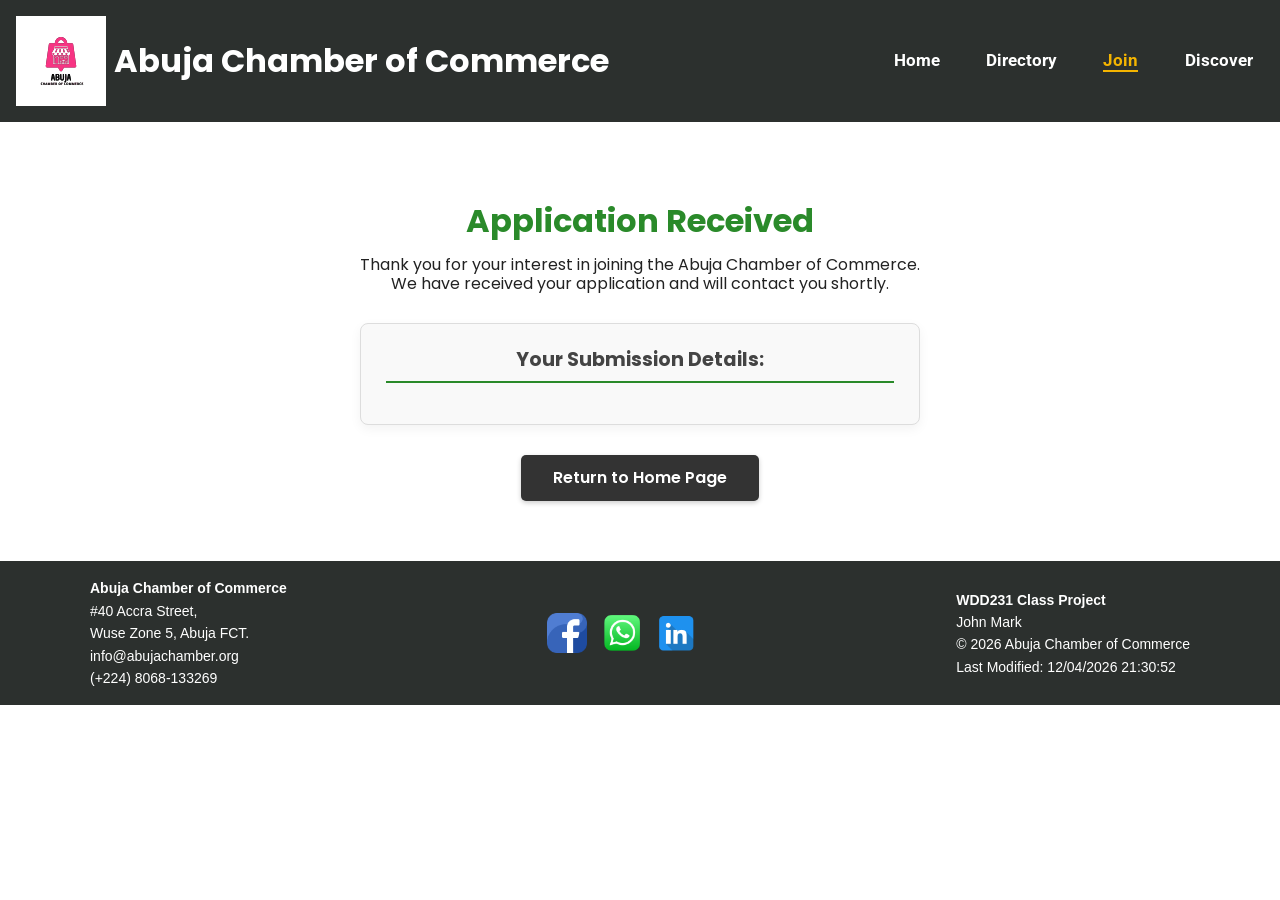
<file: chamber/thankyou.html>
<!DOCTYPE html>
<html lang="en">
<head>
<meta charset="UTF-8">
<meta name="viewport" content="width=device-width, initial-scale=1.0">
<title>Abuja Chamber of Commerce | Join</title>
<meta name="description" content="Directory of businesses that belong to the Abuja Chamber of Commerce.">
<meta name="author" content="Mark John">
<link rel="icon" href="images/favicon.ico">

<!-- Facebook Meta -->
<meta property="og:title" content="Abuja Chamber of Commerce">
<meta property="og:description" content="Supporting businesses in Abuja through networking and partnerships.">
<meta property="og:image" content="https://macsunjohn.github.io/wdd231/images/logo.svg">
<meta property="og:url" content="https://macsunjohn.github.io/wdd231/chamber">

<link rel="stylesheet" href="styles/normalize.css">
<link rel="stylesheet" href="styles/small.css">
<link rel="stylesheet" href="styles/larger.css">
<link rel="icon" href="images/favicon.ico">
<link rel="preconnect" href="https://fonts.googleapis.com">
<link rel="preconnect" href="https://fonts.gstatic.com" crossorigin>
<link href="https://fonts.googleapis.com/css2?family=Poppins:ital,wght@0,100;0,200;0,300;0,400;0,500;0,600;0,700;0,800;0,900;1,100;1,200;1,300;1,400;1,500;1,600;1,700;1,800;1,900&family=Roboto:ital,wght@0,100..900;1,100..900&display=swap" rel="stylesheet">

<script src="scripts/date.js" defer></script>
<script src="scripts/navigation.js" defer></script>
<script src="scripts/thankyou.js" defer></script>
</head>

<body>

<header>
<div class="logo">
<img src="images/logo.svg" alt="Abuja Chamber Logo">
<h1>Abuja Chamber of Commerce</h1>
</div>

<button type="button" id="hamburger">☰</button>

<nav>
<ul class="navigation">
<li><a href="index.html">Home</a></li>
<li><a href="directory.html"> Directory</a></li>
<li><a href="join.html" class="active">Join</a></li>
<li><a href="discover.html">Discover</a></li>
</ul>
</nav>
</header>

   <main class="thankyou-content">
        <h1>Application Received</h1>
        <p>Thank you for your interest in joining the Abuja Chamber of Commerce. We have received your application and will contact you shortly.</p>
        
        <section id="submission-summary">
            <h2>Your Submission Details:</h2>
            <div id="results"></div>
        </section>

        <a href="index.html" class="back-home">Return to Home Page</a>
    </main>
  

<footer class="footer">
  <div class="footer-container">

    <!-- Left Section -->
    <div class="footer-left">
      <strong>Abuja Chamber of Commerce</strong><br>
      #40 Accra Street,<br>
      Wuse Zone 5, Abuja FCT.<br>
      info@abujachamber.org<br>
      (+224) 8068-133269
    </div>

    <!-- Center Section -->
    <div class="footer-center">
      <a href="#" class="social"><img src="images/facebook.png" alt="Facebook"></a>
      <a href="#" class="social"><img src="images/whatsapp.png" alt="WhatsApp"></a>
      <a href="#" class="social"><img src="images/linkedin.png" alt="LinkedIn"></a>
    </div>

    <!-- Right Section -->
    <div class="footer-right">
      <strong>WDD231 Class Project</strong><br>
      John Mark<br>
      &copy; <span id="currentyear"></span> Abuja Chamber of Commerce <br>
      <span id="lastModified"></span>
    </div>

  </div>
</footer>

</body>
</html>
</file>
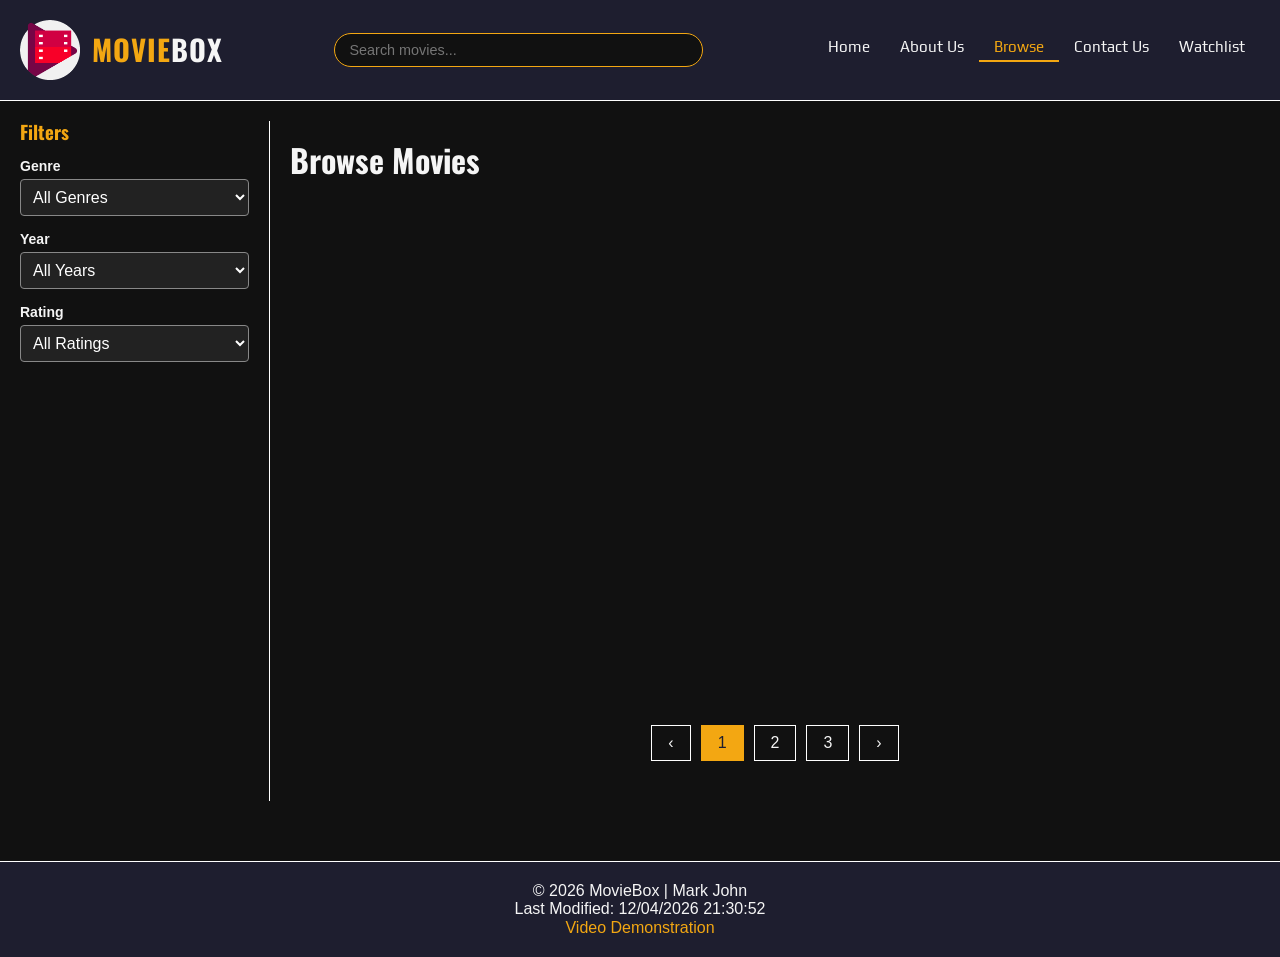
<file: final-project/browse.html>
<!DOCTYPE html>
<html lang="en">
<head>
    <meta charset="UTF-8">
    <meta name="viewport" content="width=device-width, initial-scale=1.0">
    <title>MovieBox | Browse Movies</title>
    <meta name="description" content="MovieBox is your go-to platform for movie recommendations, reviews, and trending films. Discover new movies and save your favourites all in one place.">
    <meta name="author" content="Mark John">

    <!-- Favicon -->
    <link rel="icon" href="images/favicon.png">

    <!-- Open Graph Meta Tags for Social Sharing -->
    <meta property="og:title" content="MovieBox | Discover Trending Films">
    <meta property="og:description" content="Explore the latest trending movies and manage your personal watchlist.">
    <meta property="og:image" content="https://macsunjohn.github.io/wdd231/final-project/images/logo.png">
    <meta property="og:url" content="https://macsunjohn.github.io/wdd231/final-project/index.html">

    <!-- Google Fonts -->
    <link rel="preconnect" href="https://fonts.googleapis.com">
    <link rel="preconnect" href="https://fonts.gstatic.com" crossorigin>
    <link href="https://fonts.googleapis.com/css2?family=Oswald:wght@200..700&family=Play:wght@400;700&display=swap" rel="stylesheet">

    <!-- Stylesheets -->
    <link rel="stylesheet" href="styles/normalize.css">
    <link rel="stylesheet" href="styles/movie-small.css">
    <link rel="stylesheet" href="styles/movie-larger.css">

    <!-- JavaScript -->
    <script src="scripts/date.js" defer></script>
    <script src="scripts/navigation.js" defer></script>
    <script src="scripts/movies.js" defer></script>
    <script src="scripts/browse.js" defer></script>

    
</head>
<body>

<!-- Header -->
    <header>
        <div class="logo">
            <a href="index.html">
                <img src="images/logo.png" alt="MovieBox Logo" id="logo-img" loading="lazy">
                <span>Movie</span>Box
            </a>
        </div>
        
        <div class="search-container">
            <input type="text" id="header-search" placeholder="Search movies...">
        </div>

        <button type="button" id="menu-button" aria-label="Toggle Menu">&#9776;</button>
        
        <nav id="main-nav">
            <a href="index.html">Home</a>
            <a href="about.html">About Us</a>
            <a href="browse.html" class="active">Browse</a>
            <a href="contact.html">Contact Us</a>
            <a href="watchlist.html">Watchlist</a>
        </nav>
    </header>

<!-- Main Content -->
   <main class="layout">
        <aside class="sidebar">
            <div class="filter-group">
                <h3 class="filter-title">Filters</h3>
                
                <label for="filter-genre">Genre</label>
                <select id="filter-genre">
                    <option value="all">All Genres</option>
                    <option value="Sci-Fi">Sci-Fi</option>
                    <option value="Horror">Horror</option>
                    <option value="Action">Drama</option>
                    <option value="Comedy">Comedy</option>
                    <option value="Action">Adventure</option>
                    <option value="Romance">Romance</option>
                    <option value="Action">Documentary</option>
                </select>
            </div>

            <div class="filter-group">
                <label for="filter-year">Year</label>
                <select id="filter-year">
                    <option value="all">All Years</option>
                    <option value="2026">2026</option>
                    <option value="2025">2025</option>
                </select>
            </div>

            <div class="filter-group">
                <label for="filter-rating">Rating</label>
                <select id="filter-rating">
                    <option value="all">All Ratings</option>
                    <option value="9">9.0+</option>
                    <option value="8">8.0+</option>
                    <option value="7">7.0+</option>
                    <option value="6">6.0+</option>
                </select>
            </div>
        </aside>

        <section class="content">
            <h1 class="page-title">Browse Movies</h1>
            
           <div id="movie-grid" class="movie-grid"></div>

            <!-- PAGINATION -->
    <div class="pagination">
      <button type="button">‹</button>
      <button type="button" class="active">1</button>
      <button type="button">2</button>
      <button type="button">3</button>
      <button type="button">›</button>
    </div>

        </section>
    </main>

    <!--Footer -->
    <footer>
        <div class="footer-content">
            <p>&copy; <span id="current-year"></span> MovieBox | Mark John</p>
            <p id="last-modified"></p>
            <p><a href="https://www.loom.com/share/9b57f1fb6f3e4ce5b10a4fe13e2167ee" class="video">Video Demonstration</a></p>
        </div>
    </footer>

</body>
</html>
</file>
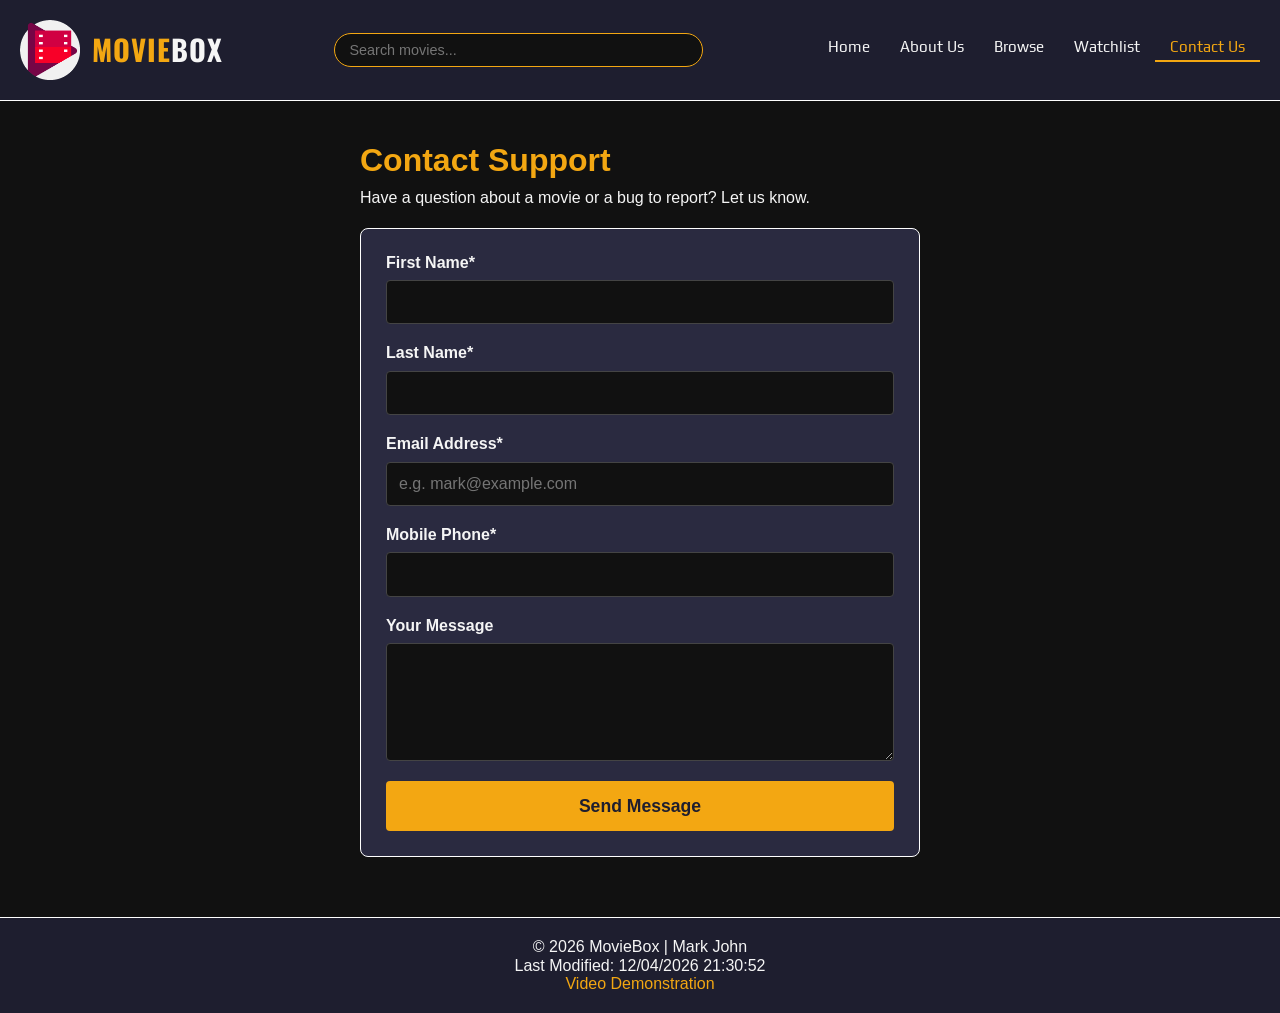
<file: final-project/contact.html>
<!DOCTYPE html>
<html lang="en">
<head>
    <meta charset="UTF-8">
    <meta name="viewport" content="width=device-width, initial-scale=1.0">
    <title>MovieBox | Contact Us</title>
    <meta name="description" content="MovieBox is your go-to platform for movie recommendations, reviews, and trending films. Discover new movies and save your favourites all in one place.">
    <meta name="author" content="Mark John">

    <!-- Favicon -->
    <link rel="icon" href="images/favicon.png">

    <!-- Open Graph Meta Tags for Social Sharing -->
    <meta property="og:title" content="MovieBox | Discover Trending Films">
    <meta property="og:description" content="Explore the latest trending movies and manage your personal watchlist.">
    <meta property="og:image" content="https://macsunjohn.github.io/wdd231/final-project/images/logo.png">
    <meta property="og:url" content="https://macsunjohn.github.io/wdd231/final-project/index.html">

    <!-- Google Fonts -->
    <link rel="preconnect" href="https://fonts.googleapis.com">
    <link rel="preconnect" href="https://fonts.gstatic.com" crossorigin>
    <link href="https://fonts.googleapis.com/css2?family=Oswald:wght@200..700&family=Play:wght@400;700&display=swap" rel="stylesheet">

    <!-- Stylesheets -->
    <link rel="stylesheet" href="styles/normalize.css">
    <link rel="stylesheet" href="styles/movie-small.css">
    <link rel="stylesheet" href="styles/movie-larger.css">

    <!-- JavaScript -->
    <script src="scripts/date.js" defer></script>
    <script src="scripts/navigation.js" defer></script>
    <script src="scripts/main.js" type="module"></script>
    <script src="scripts/movies.js" type="module"></script>
   

    
</head>

<body>
    <!-- Header -->
    <header>
        <div class="logo">
            <a href="index.html">
                <img src="images/logo.png" alt="MovieBox Logo" id="logo-img" loading="lazy">
                <span>Movie</span>Box
            </a>
        </div>
        
        <div class="search-container">
            <input type="text" id="header-search" placeholder="Search movies...">
        </div>

        <button type="button" id="menu-button" aria-label="Toggle Menu">&#9776;</button>
        
        <nav id="main-nav">
            <a href="index.html">Home</a>
            <a href="about.html">About Us</a>
            <a href="browse.html">Browse</a>
            <a href="watchlist.html">Watchlist</a>
            <a href="contact.html" class="active">Contact Us</a>
        </nav>
    </header>

    <!-- Main Content -->
    <main class="contact-main">
        <section class="form-container">
            <h1>Contact Support</h1>
            <p>Have a question about a movie or a bug to report? Let us know.</p>

            <form action="thankyou.html" method="get" class="movie-form">
                <label>
                    First Name*
                    <input type="text" name="fname" id="fname" required 
                           title="Please enter your first name" autocomplete="given-name">
                </label>

                <label>
                    Last Name*
                    <input type="text" name="lname" id="lname" required 
                           title="Please enter your last name" autocomplete="family-name">
                </label>

                <label>
                    Email Address*
                    <input type="email" name="email" id="email" required 
                           placeholder="e.g. mark@example.com"
                           title="Please enter a valid email address" autocomplete="email">
                </label>

                <label>
                    Mobile Phone*
                    <input type="tel" name="phone" id="phone" required 
                           title="Please enter your mobile phone number" autocomplete="tel">
                </label>

                <label>
                    Your Message
                    <textarea name="message" id="message" rows="5" 
                              title="Enter your message here"></textarea>
                </label>

                <input type="hidden" name="timestamp" id="timestamp">

                <input type="submit" value="Send Message" class="submit-btn">
            </form>
        </section>
    </main>

   <!-- Footer -->
    <footer>
        <div class="footer-content">
            <p>&copy; <span id="current-year"></span> MovieBox | Mark John</p>
            <p id="last-modified"></p>
            <p><a href="https://www.loom.com/share/9b57f1fb6f3e4ce5b10a4fe13e2167ee" class="video">Video Demonstration</a></p>
        </div>
    </footer>

</body>
</html>
</file>
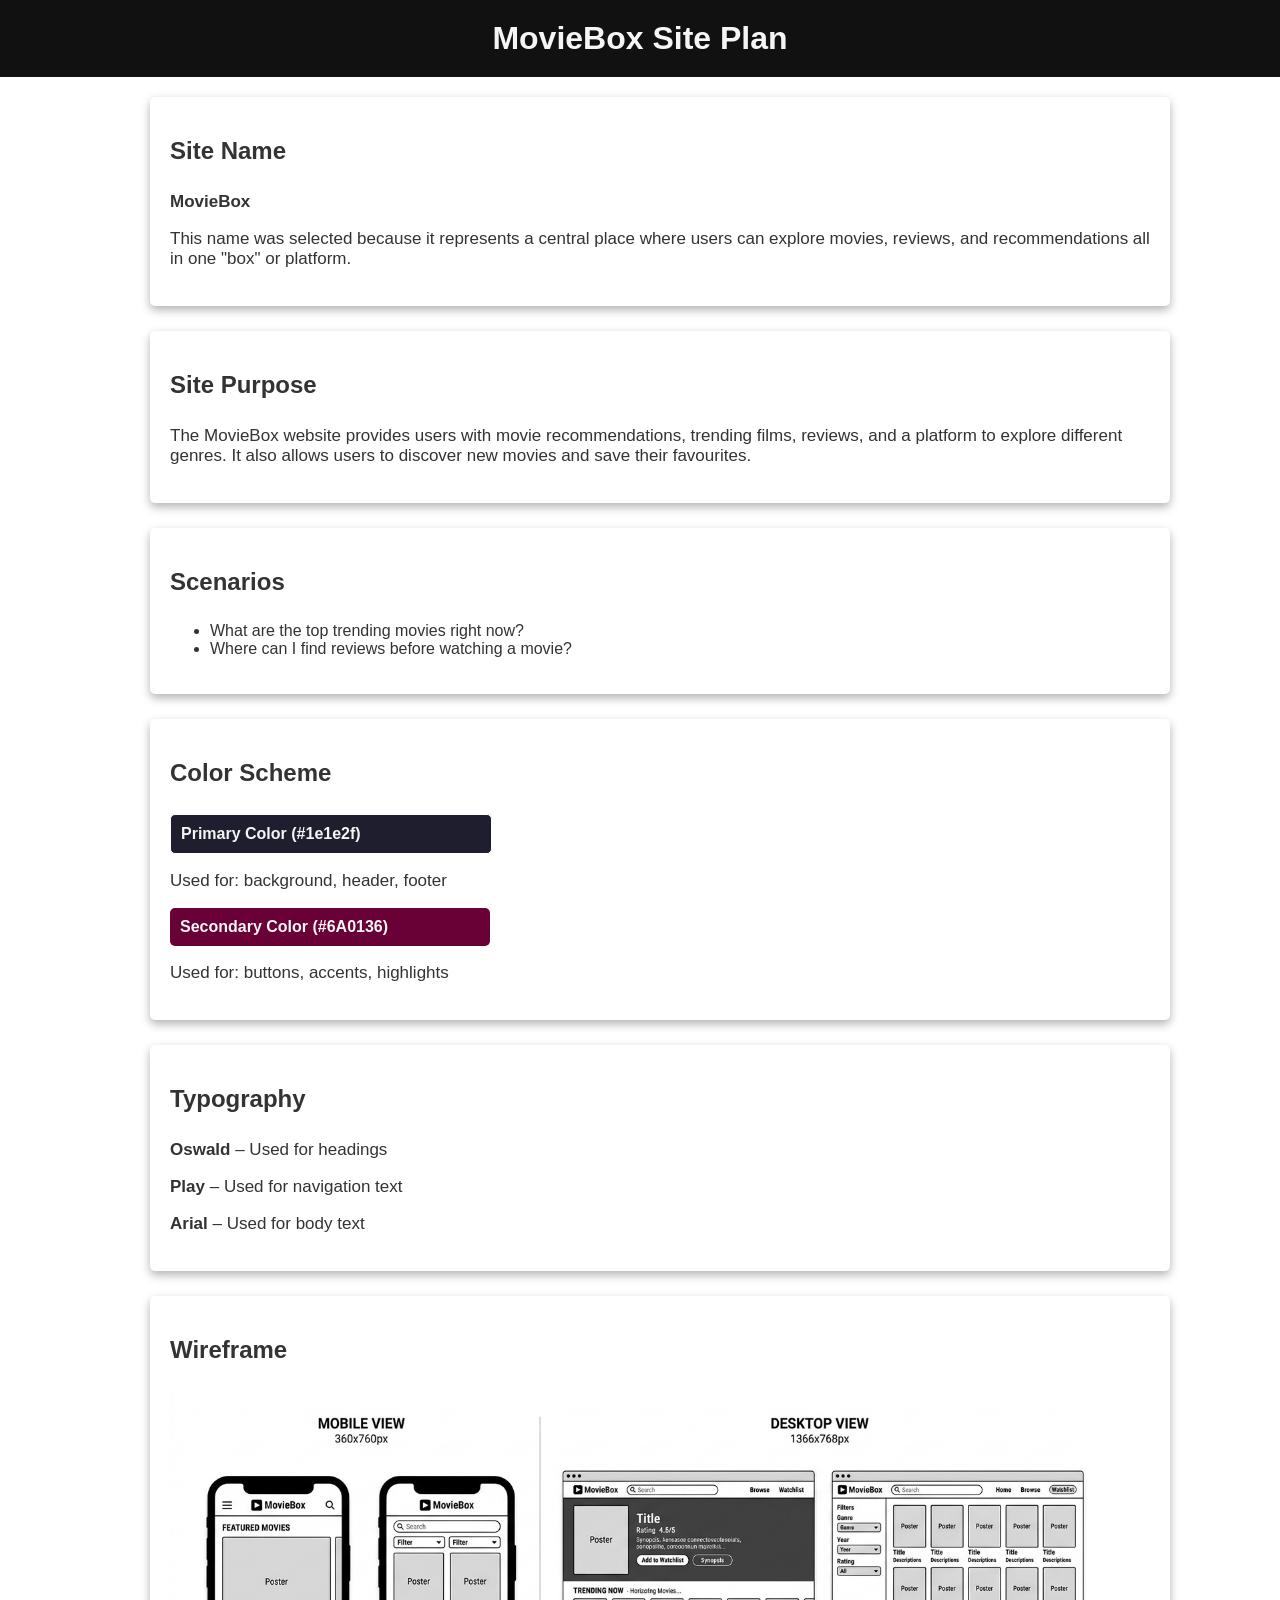
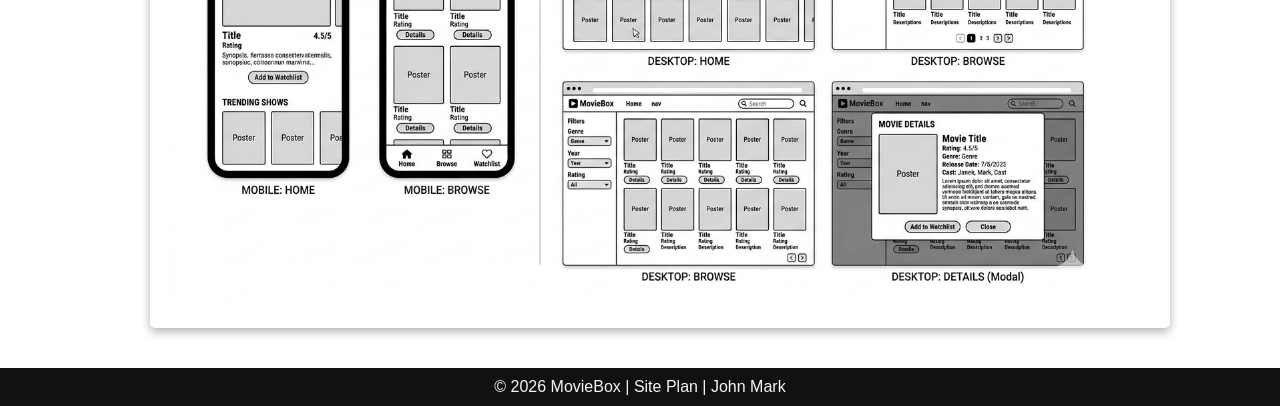
<file: final-project/site-plan.html>
<!DOCTYPE html>
<html lang="en">
<head>
    <meta charset="UTF-8">
    <meta name="description" content="MovieBox Website Plan Document, outlining the site name, purpose, scenarios, color scheme, typography, and wireframe for the MovieBox project.">
    <meta name="author" content="John Mark">
    <meta name="viewport" content="width=device-width, initial-scale=1.0">
    <title>MovieBox Site Plan</title>

    <link rel="stylesheet" href="site-plan.css">

    <!-- Google Fonts -->
    <link rel="preconnect" href="https://fonts.googleapis.com">
    <link rel="preconnect" href="https://fonts.gstatic.com" crossorigin>
    <link href="https://fonts.googleapis.com/css2?family=Oswald:wght@200..700&family=Play:wght@400;700&display=swap" rel="stylesheet">
</head>

<body>

<header>
    <h1>MovieBox Site Plan</h1>
</header>

<main>

<section id="name" class="card">
    <h2>Site Name</h2>
    <p><strong>MovieBox</strong></p>
    <p>This name was selected because it represents a central place where users can explore movies, reviews, and recommendations all in one "box" or platform.</p>
</section>

<section id="purpose" class="card">
    <h2>Site Purpose</h2>
    <p>The MovieBox website provides users with movie recommendations, trending films, reviews, and a platform to explore different genres. It also allows users to discover new movies and save their favourites.</p>
</section>

<section id="scenarios" class="card">
    <h2>Scenarios</h2>
    <ul>
        <li>What are the top trending movies right now?</li>
        <li>Where can I find reviews before watching a movie?</li>
    </ul>
</section>

<section id="colors" class="card">
    <h2>Color Scheme</h2>

    <div class="color-box primary">Primary Color (#1e1e2f)</div>
    <p>Used for: background, header, footer</p>

    <div class="color-box secondary">Secondary Color (#6A0136)</div>
    <p>Used for: buttons, accents, highlights</p>
</section>

<section id="typography" class="card">
    <h2>Typography</h2>
    <p><strong>Oswald</strong> – Used for headings</p>
    <p><strong>Play</strong> – Used for navigation text</p>
    <p><strong>Arial</strong> – Used for body text</p>
</section>

<section id="wireframe" class="card">
    <h2>Wireframe</h2>

    <img src="wireframe.png" alt="MovieBox Wireframe" >
</section>

</main>

<footer>
    <p>&copy; 2026 MovieBox | Site Plan | John Mark</p>
</footer>

</body>
</html>
</file>
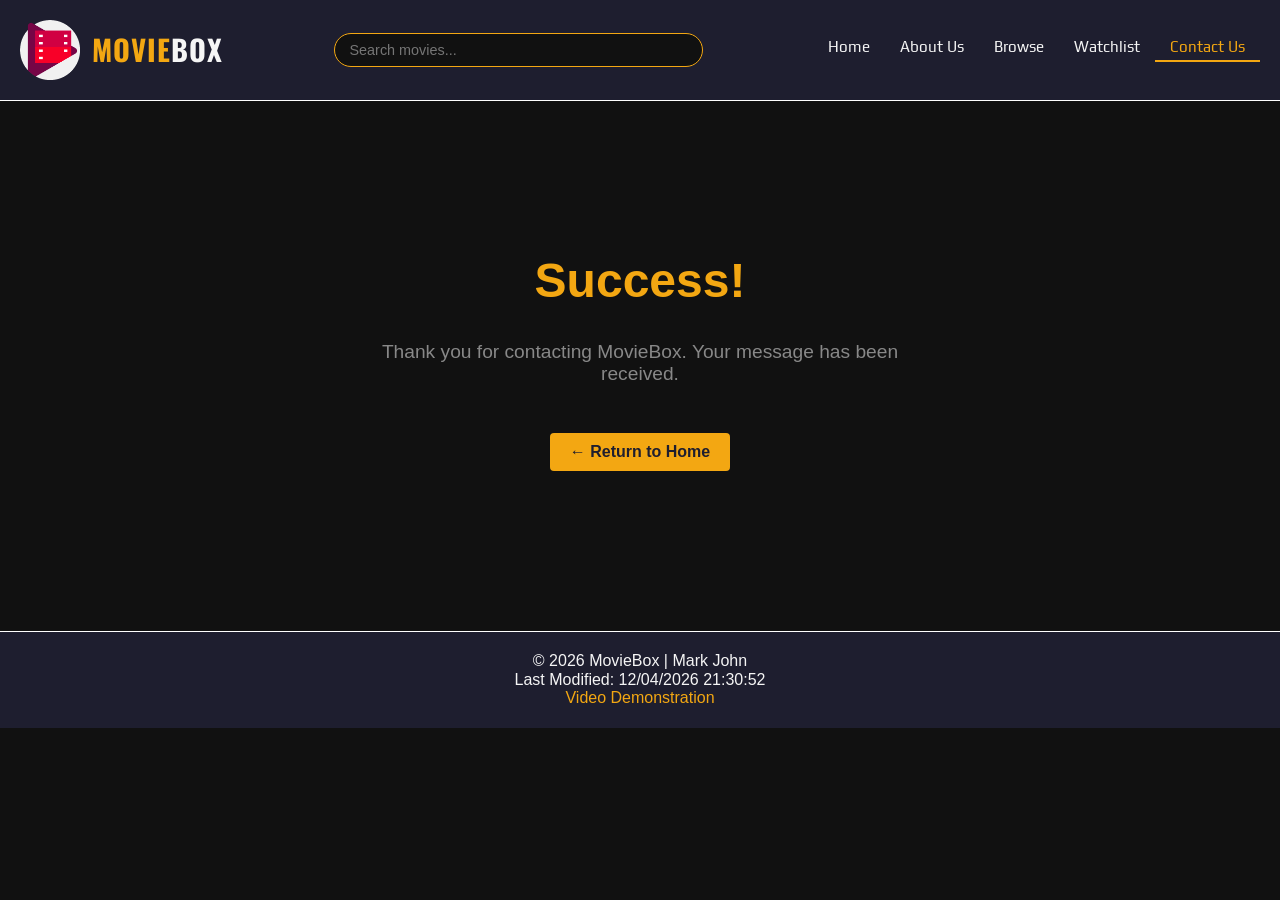
<file: final-project/thank-you.html>
<!DOCTYPE html>
<html lang="en">
<head>
    <meta charset="UTF-8">
    <meta name="viewport" content="width=device-width, initial-scale=1.0">
    <title>MovieBox | Contact Us</title>
    <meta name="description" content="MovieBox is your go-to platform for movie recommendations, reviews, and trending films. Discover new movies and save your favourites all in one place.">
    <meta name="author" content="Mark John">

    <!-- Favicon -->
    <link rel="icon" href="images/favicon.png">

    <!-- Open Graph Meta Tags for Social Sharing -->
    <meta property="og:title" content="MovieBox | Discover Trending Films">
    <meta property="og:description" content="Explore the latest trending movies and manage your personal watchlist.">
    <meta property="og:image" content="https://macsunjohn.github.io/wdd231/final-project/images/logo.png">
    <meta property="og:url" content="https://macsunjohn.github.io/wdd231/final-project/index.html">

    <!-- Google Fonts -->
    <link rel="preconnect" href="https://fonts.googleapis.com">
    <link rel="preconnect" href="https://fonts.gstatic.com" crossorigin>
    <link href="https://fonts.googleapis.com/css2?family=Oswald:wght@200..700&family=Play:wght@400;700&display=swap" rel="stylesheet">

    <!-- Stylesheets -->
    <link rel="stylesheet" href="styles/normalize.css">
    <link rel="stylesheet" href="styles/movie-small.css">
    <link rel="stylesheet" href="styles/movie-larger.css">

    <!-- JavaScript -->
    <script src="scripts/date.js" defer></script>
    <script src="scripts/navigation.js" defer></script>
    <script src="scripts/main.js" type="module"></script>
    <script src="scripts/movies.js" type="module"></script>
   

    
</head>

<body>
    <!-- Header -->
    <header>
        <div class="logo">
            <a href="index.html">
                <img src="images/logo.png" alt="MovieBox Logo" id="logo-img" loading="lazy">
                <span>Movie</span>Box
            </a>
        </div>
        
        <div class="search-container">
            <input type="text" id="header-search" placeholder="Search movies...">
        </div>

        <button type="button" id="menu-button" aria-label="Toggle Menu">&#9776;</button>
        
        <nav id="main-nav">
            <a href="index.html">Home</a>
            <a href="about.html">About Us</a>
            <a href="browse.html">Browse</a>
            <a href="watchlist.html">Watchlist</a>
            <a href="contact.html" class="active">Contact Us</a>
        </nav>
    </header>

    <!-- Main Content -->
    <main class="contact-main">
     <div class="thankyou-content">
        <h1>Success!</h1>
        <p>Thank you for contacting MovieBox. Your message has been received.</p>
        <br>
        <a href="index.html" class="return-link">← Return to Home</a>
    </div>
    </main>

   <!-- Footer -->
    <footer>
        <div class="footer-content">
            <p>&copy; <span id="current-year"></span> MovieBox | Mark John</p>
            <p id="last-modified"></p>
            <p><a href="https://www.loom.com/share/9b57f1fb6f3e4ce5b10a4fe13e2167ee" class="video">Video Demonstration</a></p>
        </div>
    </footer>

</body>
</html>
</file>
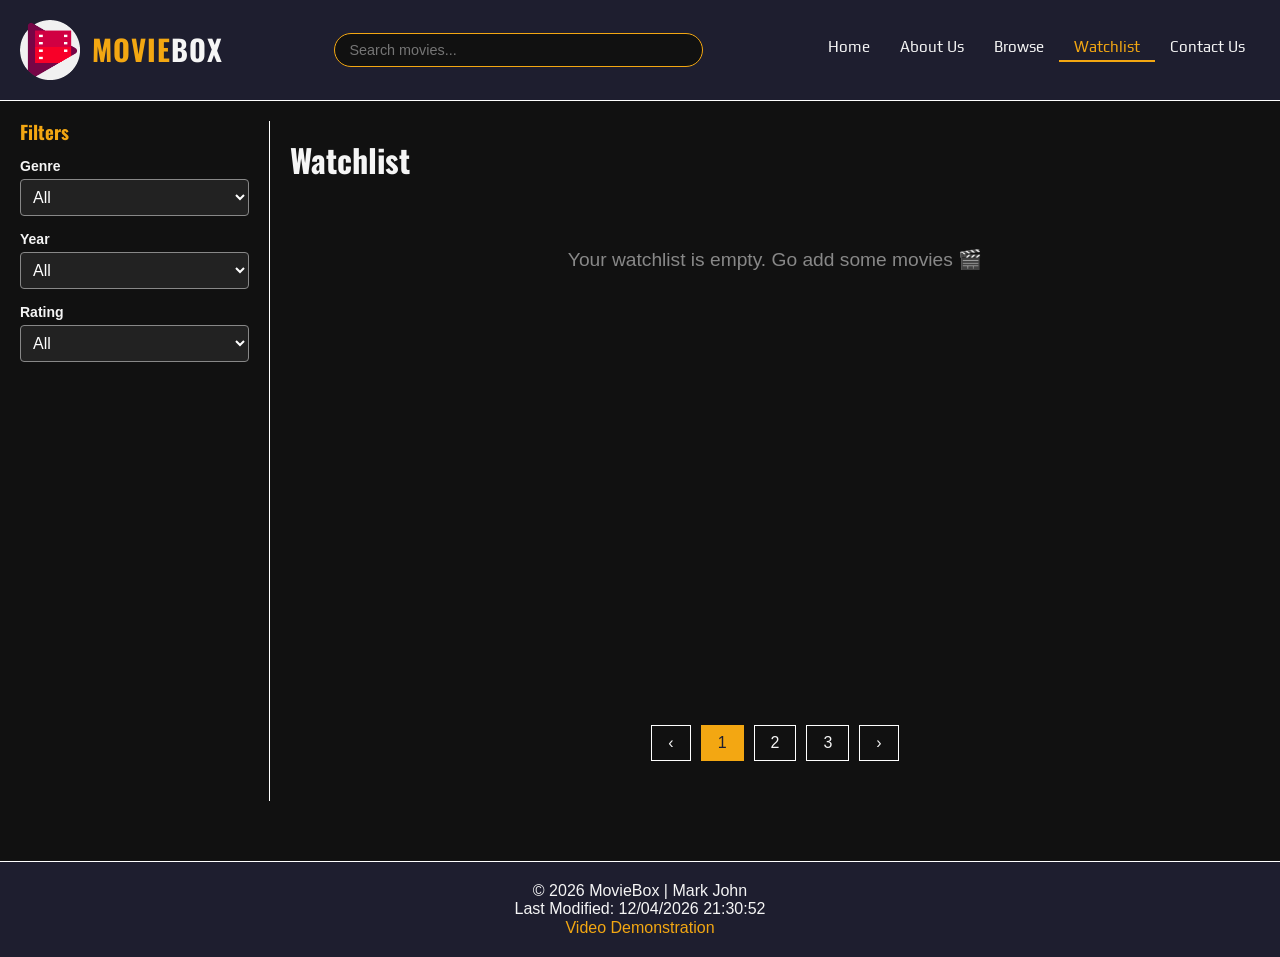
<file: final-project/watchlist.html>
<!DOCTYPE html>
<html lang="en">
<head>
    <meta charset="UTF-8">
    <meta name="viewport" content="width=device-width, initial-scale=1.0">
    <title>MovieBox | Watchlist</title>
    <meta name="description" content="MovieBox is your go-to platform for movie recommendations, reviews, and trending films. Discover new movies and save your favourites all in one place.">
    <meta name="author" content="Mark John">

    <!-- Favicon -->
    <link rel="icon" href="images/favicon.png">

    <!-- Open Graph Meta Tags for Social Sharing -->
    <meta property="og:title" content="MovieBox | Discover Trending Films">
    <meta property="og:description" content="Explore the latest trending movies and manage your personal watchlist.">
    <meta property="og:image" content="https://macsunjohn.github.io/wdd231/final-project/images/logo.png">
    <meta property="og:url" content="https://macsunjohn.github.io/wdd231/final-project/index.html">

    <!-- Google Fonts -->
    <link rel="preconnect" href="https://fonts.googleapis.com">
    <link rel="preconnect" href="https://fonts.gstatic.com" crossorigin>
    <link href="https://fonts.googleapis.com/css2?family=Oswald:wght@200..700&family=Play:wght@400;700&display=swap" rel="stylesheet">

    <!-- Stylesheets -->
    <link rel="stylesheet" href="styles/normalize.css">
    <link rel="stylesheet" href="styles/movie-small.css">
    <link rel="stylesheet" href="styles/movie-larger.css">

    <!-- JavaScript -->
    <script src="scripts/date.js" defer></script>
    <script src="scripts/navigation.js" defer></script>
    <script src="scripts/watchlist.js" type="module"></script>
    
</head>

<body>
    <header>
        <div class="logo">
            <a href="index.html">
                <img src="images/logo.png" alt="MovieBox Logo" id="logo-img" loading="lazy">
                <span>Movie</span>Box
            </a>
        </div>
        
        <div class="search-container">
            <input type="text" id="header-search" placeholder="Search movies...">
        </div>

        <button type="button" id="menu-button" aria-label="Toggle Menu">&#9776;</button>
        
        <nav id="main-nav">
            <a href="index.html">Home</a>
            <a href="about.html">About Us</a>
            <a href="browse.html">Browse</a>
            <a href="watchlist.html" class="active">Watchlist</a>
            <a href="contact.html">Contact Us</a>
        </nav>
    </header>

<!--MAIN-->

<main class="layout">

  <!-- SIDEBAR FILTERS -->
  <aside class="sidebar">
    <h3>Filters</h3>

    <label for="genre-select">Genre</label>
    <select id="genre-select">
      <option>All</option>
      <option>Action</option>
      <option>Drama</option>
      <option>Comedy</option>
      <option>Action Comedy</option>
      <option>Action Drama</option>
    </select>

    <label for="year-select">Year</label>
    <select id="year-select">
      <option>All</option>
      <option>2025</option>
      <option>2024</option>
      <option>2023</option>
    </select>

    <label for="rating-select">Rating</label>
    <select id="rating-select">
      <option>All</option>
      <option>9+</option>
      <option>8+</option>
      <option>7+</option>
    </select>
  </aside>
  <!-- MAIN CONTENT -->
  <section class="content">

    <h1 class="page-title">Watchlist</h1>

    <div id="watchlist-grid" class="grid">
      <!-- JS inject movie cards here -->
    </div>

    <p id="empty-watchlist" class="empty">
      Your watchlist is empty. Go add some movies 🎬
    </p>

    <!-- PAGINATION -->
    <div class="pagination">
      <button type="button">‹</button>
      <button type="button" class="active">1</button>
      <button type="button">2</button>
      <button type="button">3</button>
      <button type="button">›</button>
    </div>

  </section>

</main>
<!--FOOTER-->
<footer>
        <div class="footer-content">
            <p>&copy; <span id="current-year"></span> MovieBox | Mark John</p>
            <p id="last-modified"></p>
            <p><a href="https://www.loom.com/share/9b57f1fb6f3e4ce5b10a4fe13e2167ee" class="video">Video Demonstration</a></p>
        </div>
    </footer>

</body>
</html>
</file>
<file: styles/small.css>
:root {
  --primary-color: #003366; 
  --accent-color: #f0f0f0;
  --text-dark: #333;
  --text-light: #fff;
  --charcoal: #343633;
  --heading-font: 'Poppins', sans-serif;
  --body-font: 'Roboto', sans-serif;
  --padding-std: 1rem;
}

* {
  box-sizing: border-box;
  margin: 0;
  padding: 0;
}

body {
  font-family: var(--body-font);
  line-height: 1.6;
  color: var(--text-dark);
}

/* --- Header & Logo --- */
.site-header {
  background-color: var(--primary-color);
  color: var(--text-light);
  padding: var(--padding-std);
  display: flex;
  flex-wrap: wrap;
  align-items: center;
  justify-content: space-between;
}

.logo {
  display: flex;
  align-items: center;
  gap: 0.5rem;
}

.logo span {
  font-family: var(--heading-font);
  font-size: 2rem;
  color: var(--text-light);
  font-weight: 700;
}

.edu-icon {
  width: 70px;
  height: auto;
}

/* --- Navigation --- */
#menu {
  font-size: 1.5rem;
  background: none;
  border: none;
  color: var(--text-light);
  cursor: pointer;
}

.main-nav {
  width: 100%;
  margin-top: 1.5rem;
}

.navigation {
  list-style: none;
  display: none; 
  flex-direction: column;
  padding: 0;
}

.navigation.show {
  display: flex; 
}

.navigation li a {
  display: block;
  color: var(--text-light);
  text-decoration: none;
  padding: 0.75rem;
  text-align: center;
  background-color: rgba(0, 0, 0, 0.1);
  border-bottom: 1px solid rgba(255, 255, 255, 0.1);
}

.navigation li a.active {
  background-color: rgba(255, 255, 255, 0.2);
  font-weight: bold;
}

/* --- Main Content --- */
main {
  padding: var(--padding-std);
  max-width: 100%;
}

h1 {
  font-family: var(--heading-font);
  margin-bottom: 1rem;
  color: var(--primary-color);
}

h2 {
  font-family: var(--heading-font);
  background-color: var(--charcoal); 
  color: var(--text-light);             
  text-align: center;                    
  padding: 0.75rem;                     
  margin-top: 1.5rem;                    
  margin-bottom: 1rem;                   
  border-radius: 4px;                   
}

.top-container {
  display: flex;
  flex-direction: column; 
  gap: 1.5rem;
}

.about p {
  margin-bottom: 1rem;
}

.image-placeholder {
  display: flex;
  justify-content: center; 
  padding: 1rem 0;
}

.photo img {
  border: 5px solid var(--accent-color); 
  border-radius: 8px;
  height: auto; 
  max-width: 200px; 
}

/* --- Courses Section --- */
.courses {
  margin-top: 2rem;
  background-color: var(--accent-color);
  padding: 1rem;
  border-radius: 8px;
}

.buttons {
  display: flex;
  justify-content: center;
  gap: 0.5rem;
  margin-bottom: 1rem;
}

.buttons button {
  padding: 0.6rem 1.2rem;
  border: 1px solid var(--primary-color);
  background-color: white;
  cursor: pointer;
  transition: 0.3s;
}

.buttons button:hover, .buttons button.active {
  background-color: var(--primary-color);
  color: white;
}

#course-container {
  display: grid;
  grid-template-columns: 1fr; 
  gap: 10px;
  margin-bottom: 1rem;
}

/* Course cards */
.course-card {
  padding: 1rem;
  background-color: white;
  border-left: 5px solid var(--primary-color);
  box-shadow: 0 2px 4px rgba(0,0,0,0.05);
}

/* --- Footer --- */
footer {
  background-color: var(--primary-color);
  color: var(--text-light);
  text-align: center;
  padding: 2rem 1rem;
  margin-top: 2rem;
}

.social {
  display: flex;
  justify-content: center;
  gap: 1rem;
  margin-bottom: 1rem;
}

.social img {
  transition: transform 0.2s;
}

.social img:hover {
  transform: scale(1.1);
}

footer p {
  font-size: 1rem;
  margin-top: 0.5rem;
}
</file>
<file: styles/larger.css>
/* Media Query for Tablet and Desktop Views */
@media screen and (min-width: 640px) {
    .site-header {
    display: flex;
    align-items: center;
    justify-content: flex-start; 
  }

  .main-nav {
    width: auto; 
    margin-left: auto; 
  }

  /* --- Navigation --- */
  #menu {
    display: none; 
  }

  .navigation {
    display: flex !important; 
    flex-direction: row;
    background: none;
    gap: 1rem;
  }

  .navigation li a {
    border: none;
    background: none;
    padding: 0.5rem 1rem;
    transition: color 0.3s;
  }

.navigation li a.active {
  background-color: var(--text-light); 
  color: var(--primary-color);       
  border-radius: 4px;               
  font-weight: 700;                 
  padding: 0.5rem 1rem;
} 

.navigation li a:not(.active):hover {
  color: #ffd700; 
  text-decoration: none;
}



  /* --- Main Layout --- */
  .top-container {
    flex-direction: row; 
    align-items: flex-start;
    justify-content: space-between;
    gap: 2rem;
  }

  .about {
    flex: 2; 
  }

  .photo {
    flex: 1; 
    text-align: right;
  }

  .photo img {
    width: 200px; 
  }

  /* --- Course Grid --- */
  #course-container {
    grid-template-columns: repeat(2, 1fr); 
    gap: 20px;
  }
}

/* Extra Large Screens (Desktop) */
@media screen and (min-width: 960px) {
  main {
    max-width: 1200px;
    margin: 0 auto; 
  }

  #course-container {
    grid-template-columns: repeat(3, 1fr); 
  }

  .course-card {
  background-color: #fff;
  border: 1px solid #ddd;
  padding: 1.5rem;
  border-radius: 5px;
  text-align: center;
  transition: transform 0.2s, box-shadow 0.2s;
}

.course-card:hover {
  transform: translateY(-5px);
  box-shadow: 0 5px 15px rgba(0,0,0,0.1);
}

/* Style for completed vs non-completed courses */
.course-card.completed {
  background-color: #d1e7dd; 
  border-color: #a3cfbb;
}
}
</file>
<file: chamber/styles/small.css>
* {
  box-sizing: border-box;
}
:root {

  /* Color Variables */
  --primary-color: #2C302E;     
  --secondary-color: #F4B400;    
  --background-color: #F5F5F5;  
  --text-color: #222222;
  --white: #ffffff;
  --footer-bg: #111111;
  --heading-color: #3a3838;
  --view-buttons: #242424;
  --gray-color: #888888;

  /* Font Variables */
  --heading-font: "Poppins", sans-serif;
  --body-font: "Roboto", sans-serif;
  --nav-font: "Roboto", sans-serif;

  /* Spacing */
  --padding-small: 0.5rem;
  --padding-medium: 1rem;
  --padding-large: 2rem;

  /* Border Radius */
  --radius: 8px;

}

body {
  font-family: var(--body-font);
  color: var(--text-color);
  margin: 0;
}

/* HEADER */

header {
  display: flex;
  flex-wrap: wrap;
  justify-content: space-between;
  align-items: center;
  padding: var(--padding-medium);
  background: var(--primary-color);
  color: var(--white);
}

.logo {
  display: flex;
  align-items: center;
  gap: 0.5rem;
}

.logo img {
  width: 90px;
}

.logo h1 {
  font-family: var(--heading-font);
}

/* NAVIGATION */

#hamburger {
  font-size: 2rem;
  border: none;
  background: none;
  color: var(--white);
  cursor: pointer;
}

.navigation {
    list-style: none;
    max-height: 0;          
    overflow: hidden;        
    flex-direction: column;  
    padding: 0;
    margin: 0;
    text-align: center;
    transition: max-height 0.4s ease; 
}

.navigation.open {
  display: flex;
  flex-direction: column;
  flex-basis: 100%; 
  order: 3; 
  text-align: center;
  padding: 0;
  margin: 0;
  
}

nav.open .navigation {
    display: flex;
    max-height: 500px; 
}

.navigation li {
  margin: var(--padding-small) 0;
}

.navigation a {
  text-decoration: none;
  color: var(--white);
  font-weight: bold;
  font-size: 17px;
  font-family: var(--nav-font);
}

.navigation a.active {
  color: var(--secondary-color);
  border-bottom: 2px solid var(--secondary-color);
  }

  .navigation a:hover {
  color: var(--secondary-color);
}

nav#primary-nav.open .navigation {
    display: flex;
    max-height: 500px; 
}

/* MAIN */

main {
  padding: var(--padding-medium);
}

h2 {
  font-family: var(--heading-font);
  text-align: center;
  color: var(--heading-color);
  font-size: 25px;
}

/* DIRECTORY GRID */

#members.grid {
  display: grid;
  grid-template-columns: 1fr;
  gap: 1rem;
  margin-top: 30px;
}

#members.list {
  display: flex;
  flex-direction: column;
  gap: 1rem;
}


/* MEMBER CARD */

.card {
  background: var(--white);
  padding: var(--padding-medium);
  border-radius: var(--radius);
  box-shadow: 0 2px 6px rgba(0,0,0,0.2);
  text-align: center;
}

.card img {
  width: 100%;
  border-radius: var(--radius);
}


/* VIEW BUTTONS */

.view-buttons {
  display: flex;
  justify-content: center; 
  gap: 1rem; 
  margin: 1rem 0;
}

.view-buttons button {
  padding: 0.9rem 1rem;
  border: none;
  background: var(--view-buttons);
  color: var(--white);
  cursor: pointer;
}

.view-buttons button:hover {
  opacity: 0.8;
}



/* FOOTER */
.footer {
  background: var(--primary-color);
  padding: var(--padding-medium);
  font-family: Arial, sans-serif;
  font-size: 14px;
  color: var(--white);
  text-align: center;
}

.footer-container {
  max-width: 1100px;
  margin: auto;
  display: flex;
  justify-content: space-between;
  align-items: center;
 }

.footer-left,
.footer-right {
  line-height: 1.6;
}

.footer-center {
  display: flex;
  gap: 15px;
}

.social {
  width: 40px;
  height: 40px;
  display: flex;
  justify-content: center;
  align-items: center;
}

.social img {
  width: 40px;
  height: 40px;
}


/* HERO */
.hero {
  position: relative;
}

.hero img {
  width: 100%;
  height: 500px;
  object-fit: cover;
}

.cta {
  position: absolute;
  bottom: 60px;
  right: 60px;
  background: var(--secondary-color);
  color: var(--text-color);
  padding: 0.9rem 1.2rem;
  border-radius: 8px;
  text-decoration: none;
  font-weight: bold;
}

/* CARDS */
.index-card {
  background: var(--white);
  padding: 1rem;
  box-shadow: rgba(0, 0, 0, 0.24) 0px 3px 8px;
}

.index-card h2 {
  background: var(--heading-color);
  color: white;
  margin: -1rem -1rem 1rem -1rem;
  padding: 0.5rem;
  text-align: center;
}

 .events p {
  font-size: 1.2rem;
  text-align: center;
 }


/* MOBILE (DEFAULT) */
.home-grid {
  display: flex;
  flex-direction: column;
  gap: 1rem;
  padding: 1rem;
}

/* WEATHER */
.weather img {
  width: 60px;
}

/* WEATHER CARD LAYOUT */
.weather-content {
  display: flex;
  align-items: center;
  gap: 1rem;
}

/* ICON */
.weather-content img {
  width: 70px;
  height: 70px;
}

/* TEXT */
.weather-info p {
  margin: 0.2rem 0;
  font-size: 0.9rem;
}

/* TEMP */
#current-temp {
  font-size: 1.4rem;
}

.forecast p {
  font-size: 1.2rem;
  line-height: 1.8;
}

.forecast strong {
  font-weight: bold;
}

/* SPOTLIGHTS */
.spotlights {
  display: grid;
  gap: 1rem;
  padding: 1rem;
}

/* SPOTLIGHT CARD */
.spotlight-card {
  background: var(--white);
  padding: 1rem;
  border-radius: 8px;
  box-shadow: rgba(0, 0, 0, 0.24) 0px 3px 8px;
  text-align: center;
}

.spotlight-card img {
  width: 100px;
}


/* Join Form */
.join-main {
    display: grid;
    grid-template-columns: 1fr;
    gap: 20px;
    padding: 20px;
    max-width: 1200px;
    margin: 0 auto;
    background-color: var(--white);
}

/* Form Styling */
.form-section form label {
    display: block;
    margin-bottom: 15px;
    font-family: "Poppins", sans-serif;
    color: var(--gray-color);
}

.form-section input, .form-section select, .form-section textarea {
    display: block;
    width: 100%;
    padding: 15px;
    border: 1px solid #999;
    border-radius: 5px;
    margin-top: 5px;
}

/* Membership Cards Styling */
.membership-card {
    background-color: #587B7F;
    border: 1px solid #333;
    border-radius: 15px 50px 15px 15px; 
    padding: 25px;
    margin-bottom: 15px;
    text-align: center;
    box-shadow: rgba(0, 0, 0, 0.24) 0px 3px 8px;
    opacity: 0; 
    transform: scale(0.9);
    animation: cardEntry 0.6s ease forwards;
}

.membership-card p {
    color: #fff;
    font-family: "Poppins", sans-serif;
    font-weight: bold;
}

@keyframes cardEntry {
    to { opacity: 1; transform: scale(1); }
}

.membership-card:nth-child(2) { animation-delay: 0.2s; }
.membership-card:nth-child(3) { animation-delay: 0.4s; }
.membership-card:nth-child(4) { animation-delay: 0.6s; }
.membership-card:nth-child(5) { animation-delay: 0.8s; }

/* Styling for the Learn More buttons inside the cards */
.open-modal {
    background-color: #ffffff; 
    color: #333;               
    border: 1px solid #777;    
    padding: 8px 20px;         
    font-family: serif;        
    font-size: 1rem;
    cursor: pointer;
    border-radius: 4px;       
    transition: all 0.2s ease-in-out;
    box-shadow: 1px 1px 3px rgba(0,0,0,0.2); 
    margin-top: 10px;          
}

/* Hover effect for better UX */
.open-modal:hover {
    background-color: #f0f0f0; 
    border-color: #333;        
    box-shadow: 2px 2px 5px rgba(0,0,0,0.3); 
    transform: translateY(-1px); 
}

.open-modal:active {
    transform: translateY(1px); /* "Pressed" feel */
    box-shadow: none;
}


/* Modal Styling */
dialog::backdrop {
    background-color: rgba(0, 0, 0, 0.7);
}

/* Target all inputs except the submit button */
.form-section input:not([type="submit"]),
.form-section select,
.form-section textarea {
    border: 1px solid #999; 
    border-left: 8px solid #999; 
    border-style: solid;
    display: block;
    width: 100%;
    padding: 12px;
    margin: 8px 0 20px 0;
    box-sizing: border-box; 
    transition: border-color 0.3s ease;
}

/* Invalid State - Red */
.form-section input:not([type="submit"]):not(:placeholder-shown):invalid,
.form-section select:not(:placeholder-shown):invalid {
    border-left-color: #d12f2f !important;
}

/* Valid State - Green */
.form-section input:not([type="submit"]):valid,
.form-section select:valid,
.form-section textarea:valid {
    border-left-color: #2a8a2a !important;
}


.submit-btn {
    border: none;
    background-color: var(--primary-color);
    color: white;
    padding: 14px 24px;
    border-radius: 5px;
    cursor: pointer;
}


/* Thank You Page Container */
.thankyou-content {
    max-width: 600px;
    margin: 40px auto;
    padding: 20px;
    text-align: center;
    font-family: "Poppins", sans-serif;
}

.thankyou-content h1 {
    color: #2a8a2a; 
    margin-bottom: 10px;
}

/* Submission Summary Box */
#submission-summary {
    background-color: #f9f9f9;
    border: 1px solid #ddd;
    border-radius: 8px;
    padding: 25px;
    margin-top: 30px;
    text-align: left; /* Better for reading data pairs */
    box-shadow: 0 4px 12px rgba(0,0,0,0.05);
}

#submission-summary h2 {
    border-bottom: 2px solid #2a8a2a;
    padding-bottom: 10px;
    margin-top: 0;
    font-size: 1.2rem;
    color: #444;
}

/* Individual Data Rows */
.info-item {
    display: flex;
    justify-content: space-between;
    padding: 12px 0;
    border-bottom: 1px solid #eee; 
}

.info-item:nth-child(even) {
    background-color: #f1f1f1;
    padding-left: 5px;
    padding-right: 5px;
}

.info-item strong {
    color: #555;
    font-weight: 600;
}

.info-item span {
    color: #000;
    word-break: break-all; 
}

/* Back Button */
.back-home {
    display: inline-block;
    margin-top: 30px;
    padding: 10px 20px;
    background-color: #444;
    color: white;
    text-decoration: none;
    border-radius: 4px;
    transition: background 0.3s;
}

.back-home:hover {
    background-color: #222;
}

/* Container to center the button */
.thankyou-footer {
    margin-top: 40px;
    padding-bottom: 20px;
}

/* The Return Home Button Style */
.back-home {
    display: inline-block;
    background-color: #333; 
    color: #ffffff;
    text-decoration: none; 
    padding: 12px 30px;
    font-family: 'Poppins', sans-serif;
    font-weight: 600;
    border-radius: 5px;
    border: 2px solid transparent;
    transition: all 0.3s ease;
    box-shadow: 0 2px 5px rgba(0,0,0,0.2);
}

.back-home:hover {
    background-color: #ffffff;
    color: #333;
    border: 2px solid #333; 
    box-shadow: 0 4px 8px rgba(0,0,0,0.3);
    transform: translateY(-2px); 
}

.back-home:active {
    transform: translateY(0);
    box-shadow: 0 2px 3px rgba(0,0,0,0.2);
}

/* Discover Page and Visitor Message */
/* Visitor Message Styling */
.visitor-banner {
    background-color: var(--light-grey);
    padding: 1rem;
    text-align: center;
    margin-bottom: 1rem;
    border: 1px solid var(--input-border);
    font-weight: bold;
}

/* Base Card Styling */
.discover-card {
    border: 1px solid var(--light-grey);
    padding: 10px;
    background: var(--background-color);
    display: flex;
    flex-direction: column;
}

.discover-card figure {
    margin: 0;
    overflow: hidden;
}

.discover-card img {
    width: 100%;
    height: auto;
    display: block;
    padding: 10px;
    transition: transform 0.3s filter 0.3s ease;
}

.discover-card img:hover {
    transform: scale(1.05);
    filter: brightness(1.1);
}

.discover-card h2 { 
  margin-top: 0.5rem; 
}
.discover-card address { 
  font-weight: bold; 
  color: var(--text-color); 
  font-size: 1rem; 
  margin-bottom: 10px;

}

.discover-card button { 
  margin-top: 10px; 
  padding: 10px; 
  cursor: pointer; 
  background-color: var(--primary-color);
  color: var(--white);
}

/* Grid Setup - Named Areas */
.discover-grid {
    display: grid;
    grid-template-areas:
        "card1"
        "card2"
        "card3"
        "card4"
        "card5"
        "card6"
        "card7"
        "card8";
    gap: 20px;
    padding: 20px;
}
</file>
<file: chamber/styles/larger.css>
/* --- Tablet and Desktop (Greater than 768px) --- */
@media (min-width: 768px) {
      #hamburger {
    display: none;
    font-size: 2rem;
    margin-left: auto;

  }

  .navigation {
    display: flex;
    gap: 1.5rem;
  }

  .navigation li {
    margin: 0;
  }

   #members.grid {
    grid-template-columns: repeat(3, 1fr);
    gap: var(--padding-large);
  }

  #members.list {
    display: flex;
    flex-direction: column;
    gap: 1.5rem;
  }

    #members.list .card {
    display: flex;
    align-items: center;
    text-align: left;
    gap: 2rem;
    padding: var(--padding-large);
  }

    #members.list .card img {
    width: 200px; 
    height: auto;
    object-fit: cover;
  }

  #members.list .card-content {
    flex: 1;
  }


  .footer-container {
    flex-direction: row;
    text-align: left;
  }

 .home-grid {
    display: grid;
    grid-template-columns: 2fr 1fr 1fr;
    gap: 1rem;
  }

  .weather-content {
    flex-direction: column;
    text-align: center;
  }

  .spotlights {
    grid-template-columns: repeat(3, 1fr);
  }

   .join-main {
        grid-template-columns: 1fr 1fr; 
    }

}

/* --- Mobile (Less than 767px) --- */
@media (max-width: 767px) {
    .footer-container {
    flex-direction: column;
    gap: 1.5rem;
    text-align: center;
  }

.navigation li {
    width: 100%;
}

.navigation a {
    text-align: center;
}

   #members.list .card {
    text-align: center;
  }
  
  #members.list .card img {
    width: 100%;
    margin-bottom: var(--padding-medium);
  }

  .footer-center {
    justify-content: center;
  }

   h2 {
    font-size: 20px;
  }

  .logo img {
    width: 70px;
  }
}

/* --- Extra Small Mobile Devices (Less than 400px) --- */
@media (max-width: 400px) {
header, main, .footer {
    padding: var(--padding-small);
  }

   header {
    flex-direction: column;
    align-items: flex-start;
  }

  .logo img {
    width: 60px;
  }

  .logo h1 {
    font-size: 1rem;
  }

  #hamburger {
    font-size: 1.7rem;
    margin-left: auto;
  }


  h2 {
    font-size: 18px;
    margin-bottom: 1rem;
  }

 .card {
    padding: var(--padding-small);
  }

  .view-buttons {
    flex-direction: column;
    width: 100%;
    gap: 0.5rem;
  }

  .view-buttons button {
    width: 100%;
    padding: 0.6rem;
  }

  .social {
    width: 32px;
    height: 32px;
  }

  .social img {
    width: 32px;
    height: 32px;
  }

  .footer-right {
    font-size: 12px;
  }
}

/* Large: Custom Layout (1025px and above) */
@media (min-width: 1025px) {
    .discover-grid {
        display: grid;
        /* Now we use 2 columns for the large screen */
        grid-template-columns: 1fr 1fr; 
        grid-template-areas:
            "card1 card2"
            "card3 card4"
            "card5 card6"
            "card7 card8";
        gap: 30px;
    }

    .discover-card {
    display: grid;
    /* Two columns: Image (left) and Content (right) */
    grid-template-columns: 250px 1fr; 
    grid-template-areas: 
        "figure title"
        "figure addr"
        "figure desc"
        "figure btn";
    gap: 10px 20px;
    align-items: start;
}

.discover-card figure { 
    grid-area: figure; 
    margin: 0; 
}

.discover-card h2 { 
    grid-area: title; 
    margin: 0; 
    font-size: 1.5rem; 
}

.discover-card address { 
    grid-area: addr; 
    font-style: italic; 
    margin: 5px 0; 
}

.discover-card p { 
    grid-area: desc; 
    margin: 0; 
}

.discover-card button { 
    grid-area: btn; 
    justify-self: start; 
    margin-top: 10px;
}
}

.card-1 { grid-area: card1; }
.card-2 { grid-area: card2; }
.card-3 { grid-area: card3; }
.card-4 { grid-area: card4; }
.card-5 { grid-area: card5; }
.card-6 { grid-area: card6; }
.card-7 { grid-area: card7; }
.card-8 { grid-area: card8; }

@media (min-width: 1025px) {

   #hamburger {
        display: none;
    }

      .navigation {
        display: flex;         
        flex-direction: row;   
        max-height: none;      
        overflow: visible;     
        justify-content: space-around; 
    }

    .navigation li {
        margin: 0 0.7rem;        
    }
   
}

@media (min-width: 1025px) {
    #hamburger {
        display: none;
    }
   
}
</file>
<file: final-project/styles/movie-small.css>
/* =========================
   ROOT VARIABLES
========================= */
:root {
    --primary-color: #1e1e2f;
    --secondary-color: #EDF0DA;
    --background-dark: #111111;
    --background-white: #ffffff;
    --text-color: #333;
    --text-gray: #888;
    --border-color: #ffffff;
    --text-white: whitesmoke;
    --card-background: #2a2a40;
    --accent-color: #F3A712;
    --red-color: #e74c3c;
    --card-shadow: 0 4px 10px rgba(0, 0, 0, 0.3);

    --heading-font: 'Oswald', sans-serif;
    --body-font: 'Arial', sans-serif;
    --nav-font: 'Play', sans-serif;

    --padding-small: 10px;
    --padding-medium: 20px;

    --border-thin: 1px solid var(--border-color);
    --border-thick: 2px solid var(--border-color);
    --radius: 5px;
}

* {
    box-sizing: border-box;
    margin: 0;
    padding: 0;
}

body {
    background-color: var(--background-dark);
    color: var(--text-white);
    font-family: var(--body-font);
}

/* --- Header & Navigation --- */
header {
    display: flex;
    justify-content: space-between;
    align-items: center;
    padding: var(--padding-medium);
    background-color: var(--primary-color);
    position: sticky;
    top: 0;
    z-index: 1000;
    border-bottom: var(--border-thin);
}

/* --- Desktop Search Bar --- */
.search-container {
    flex-grow: 0.5;
    margin: 0 2rem;
    display: flex; /* Changed from 'none' so you can actually see it */
    align-items: center;
}

#header-search {
    width: 100%;
    padding: 8px 15px;
    border-radius: 20px;
    border: 1px solid var(--accent-color); 
    background: var(--background-dark);
    color: var(--text-white);
    font-size: 0.9rem;
    outline: none;
    transition: border-color 0.3s ease;
}

#header-search:focus {
    border-color: var(--text-white);
}


.logo a {
    display: flex;
    align-items: center;
    text-decoration: none;
    color: var(--text-white);
    font-family: var(--heading-font);
    font-size: 1.8rem;
    font-weight: 800;
    text-transform: uppercase;
    letter-spacing: 1px;
}

#logo-img {
    height: 60px;       
    width: auto;  
    margin-right: 12px;      
    object-fit: contain;
}

.logo span { color: var(--accent-color); }

#main-nav {
    display: none; 
    flex-direction: column;
    position: absolute;
    top: 100%;
    left: 0;
    width: 100%;
    background: #111;
    padding: 1rem 0;
}

#main-nav.open { 
    display: flex; 
}

#main-nav a {
    color: var(--text-white);
    font-family: var(--nav-font);
    font-size: 1.2rem;
    text-decoration: none;
    padding: 1rem 5%;
    transition: 0.3s;
}

#main-nav a.active, #main-nav a:hover { 
    color: var(--accent-color); 
}

#menu-button {
    background: none;
    border: none;
    color: var(--text-white);
    font-size: 1.8rem;
    cursor: pointer;
}

/* --- Hero Section --- */
.hero-container {
    position: relative;
    height: 80vh;
    background: url("../images/watch.webp") center/cover no-repeat;
    display: flex;
    align-items: center;
    padding: 2rem;
}

.hero-overlay {
    position: absolute;
    inset: 0;
    background: linear-gradient(to right, rgba(0,0,0,0.9), rgba(0,0,0,0.3));
}

.hero-content {
    position: relative;
    z-index: 2;
    display: flex;
    gap: 20px;
    align-items: center;
    max-width: 900px;
    margin: auto;
    padding: 20px;
}

.hero-text h1 {
    font-size: 2.5rem;
    margin-bottom: 1rem;
}

.hero-buttons button {
    margin-right: 1rem;
    padding: 0.7rem 1.5rem;
    border: none;
    cursor: pointer;
    font-weight: bold;
}

.section-title {
    font-family: var(--heading-font);
    font-size: 1.8rem;
    margin: 30px 0 15px;
    color: var(--accent-color);
}

.section-title h2 {
    margin-left: 1rem;
   
}

/* --- Movie Grid & Card --- */
.movie-grid {
    display: grid;
    grid-template-columns: repeat(auto-fit, minmax(200px, 1fr));
    gap: 1rem;
    padding: 1rem;
}

.movie-card {
    background-color: var(--card-background);
    border-radius: 8px;
    overflow: hidden;
    position: relative;
    transition: transform 0.3s ease, box-shadow 0.3s ease;
}

.movie-card:hover {
    transform: scale(1.05);
    box-shadow: var(--card-shadow);
}

.movie-info h3 {
    font-family: var(--nav-font);
    font-size: 1.1rem;
    margin: 5px 0;
}
.release-date {
    font-size: 0.85rem;
    color: var(--accent-color);
    margin: 8px 0;
}

.card-image .rating {
    position: absolute;
    top: 8px;
    right: 8px;
    background: rgba(0, 0, 0, 0.7); 
    color: var(--accent-color);
    padding: 4px 8px;
    font-size: 0.8rem;
    border-radius: 4px;
}

.card-info, .movie-info { 
    padding: 10px; 
}

.card-info h3 {
    font-family: var(--nav-font);
    font-size: 1.1rem;
    margin: 5px 0;
}

/* --- Buttons & States --- */

.watchlist-btn.active, #hero-watchlist-btn.active {
    background: green;
    color: var(--text-white);
}

.details-btn, .watchlist-btn {
    background-color: var(--secondary-color);
    border: none;
    color: var(--text-color);
    padding: 8px 12px;
    cursor: pointer;
}

.remove-btn {
    background: var(--red-color);
    color: var(--text-white);
    padding: 5px 8px;
    border-radius: 5px;
    border: none;
    margin: 12px 0 12px 12px;
    cursor: pointer;
}

/* --- Modal Styling --- */
dialog {
    background-color: var(--card-background);
    color: var(--text-white);
    border: var(--border-thick);
    border-radius: var(--radius);
    padding: var(--padding-medium);
    width: 90%;
    max-width: 500px;
    margin: auto;
}

dialog::backdrop { background-color: rgba(0, 0, 0, 0.8); }

.modal-header {
    display: flow-root; 
    border-bottom: 1px solid var(--border-color);
    padding-bottom: 10px;
    margin-bottom: 15px;
}

#modal-title {
    color: var(--secondary-color);
    margin: 0;
    float: left;
}

#close-modal {
    background: var(--red-color);
    color: var(--text-white);
    border: none;
    padding: 8px 15px;
    float: right; /* Keeps it in the top right corner */
    font-size: 1rem;
    cursor: pointer;
    border-radius: 4px;
    transition: opacity 0.2s;
}

#close-modal:hover {
    opacity: 0.8;
}


/* --- Footer --- */
footer {
    padding: var(--padding-medium);
    background-color: var(--primary-color);
    color: var(--text-white);
    text-align: center;
    border-top: var(--border-thin);
    font-family: var(--body-font);
    margin-top: 40px;
}

/* --- Watchlist Page Layout --- */
.layout {
    display: flex;
    padding: 20px;
    gap: 20px;
    min-height: 80vh;
}

/* SIDEBAR */
.sidebar {
    width: 250px;
    border-right: var(--border-thin);
    padding-right: 20px;
}

.sidebar h3 {
    margin-bottom: 15px;
    font-family: var(--heading-font);
    color: var(--accent-color);
}

.sidebar label {
    display: block;
    margin-top: 15px;
    font-size: 14px;
    font-weight: bold;
}

.sidebar select {
    width: 100%;
    padding: 8px;
    margin-top: 5px;
    background: #222;
    color: white;
    border: 1px solid var(--text-gray);
    border-radius: 4px;
}

/* CONTENT AREA */
.content {
    display: flex;
    flex-direction: column;
     flex: 1;
    min-height: 60vh;
}

.page-title {
    margin-bottom: 20px;
    font-family: var(--heading-font);
    font-size: 2rem;
}

/* WATCHLIST GRID */
.grid {
    display: grid;
    grid-template-columns: repeat(auto-fill, minmax(200px, 1fr));
    gap: 20px;
}

/* WATCHLIST CARD */
.watchlist-card {
    background: var(--card-background);
    border-radius: 12px;
    overflow: hidden;
    display: flex;
    flex-direction: column;
    position: relative;
    transition: transform 0.3s;
}

.watchlist-card:hover {
    transform: translateY(-5px);
}

.watchlist-img img {
    width: 100%;
    height: 300px;
    object-fit: cover;
}

.watchlist-content {
    padding: 15px; 
    display: flex;
    flex-direction: column;
    gap: 8px;
    margin: 10px;
}

.watchlist-content h3 {
    margin: 0;
    font-size: 1.1rem;
    line-height: 1.3;
}

.meta {
    font-size: 0.9rem;
    color: var(--accent-color);
    font-weight: 500;
}

.rating {
    font-size: 0.95rem;
    display: flex;
    align-items: center;
    gap: 5px;
}

/* EMPTY STATE */
.empty {
    text-align: center;
    margin-top: 50px;
    grid-column: 1 / -1;
    color: var(--text-gray);
    font-size: 1.2rem;
}


.pagination {
    display: flex;
    justify-content: center; 
    align-items: center;
    gap: 10px;               
    margin-top: auto;        
    padding: 40px 0;        
    width: 100%;
}

.pagination button {
    padding: 8px 16px;
    border: var(--border-thin);
    background: transparent;
    color: var(--text-white);
    cursor: pointer;
    transition: 0.3s;
}

.pagination button.active, 
.pagination button:hover {
    background: var(--accent-color);
    color: var(--primary-color);
    border-color: var(--accent-color);
}

/* Container for the modal content */
.modal-layout {
    display: flex;
    flex-direction: column; 
    align-items: center;    
    text-align: left;     
    gap: 20px;
    margin-top: 15px;
}

/* The actual poster image */
.modal-poster {
    width: 100%;
    max-width: 250px;       
    height: auto;
    display: block;         
    margin: 0 auto;         
    border-radius: 8px;
    box-shadow: 0 4px 15px rgba(0, 0, 0, 0.5); 
}


/* ---About Page Specific--- */
.about-hero {
    position: relative;
    height: 40vh;
    background: url('../images/about-hero.webp') center/cover no-repeat;
    display: flex;
    align-items: center;
    justify-content: center;
    text-align: center;
    color: var(--text-white);
}

.about-hero .hero-overlay {
  background: rgba(0, 0, 0, 0.7);
}

.about-hero-content {
    position: relative;
    z-index: 2;
}

.about-hero h1 {
    font-family: var(--heading-font);
    font-size: 3rem;
    color: var(--accent-color);
    text-transform: uppercase;
}

.about-container {
    max-width: 1100px;
    margin: 40px auto;
    padding: 0 var(--padding-medium);
}

.about-story {
    display: flex;
    gap: 40px;
    align-items: center;
    margin-bottom: 60px;
}

.story-text {
    flex: 1;
}

.story-text h2 {
    font-family: var(--heading-font);
    font-size: 2rem;
    margin-bottom: 20px;
    color: var(--secondary-color);
}

.story-text p {
    margin-bottom: 15px;
    line-height: 1.8;
    color: #ccc;
}

.story-image {
    flex: 1;
}

.rounded-img {
    width: 100%;
    border-radius: 10px;
    box-shadow: var(--card-shadow);
}

.separator {
    border: 0;
    border-top: 1px solid var(--card-background);
    margin: 40px 0;
}

/* Features Grid */
.about-features {
    display: grid;
    grid-template-columns: repeat(auto-fit, minmax(250px, 1fr));
    gap: 30px;
    margin-top: 40px;
}

.feature-card {
    background: var(--card-background);
    padding: 30px;
    border-radius: 8px;
    text-align: center;
    transition: transform 0.3s ease;
}

.feature-card:hover {
    transform: translateY(-10px);
}

.feature-card i {
    font-size: 2.5rem;
    color: var(--accent-color);
    margin-bottom: 15px;
}

.feature-card h3 {
    margin-bottom: 10px;
    font-family: var(--nav-font);
}

.feature-card p {
    font-size: 0.95rem;
    color: #bbb;
}

/* --- Contact Page Specific --- */

.contact-main {
    padding: var(--padding-medium);
    max-width: 600px;
    margin: 0 auto;
}

.form-container h1 {
    color: var(--accent-color);
    margin-bottom: 10px;
}

.movie-form {
    display: flex;
    flex-direction: column;
    gap: 20px;
    background: var(--card-background);
    padding: 25px;
    border-radius: 8px;
    margin-top: 20px;
    border: 1px solid var(--border-color);
}

/* Encasing labels for accessibility */
.movie-form label {
    display: flex;
    flex-direction: column;
    gap: 8px;
    font-weight: bold;
    color: var(--text-white);
}

.movie-form input[type="text"],
.movie-form input[type="email"],
.movie-form input[type="tel"],
.movie-form textarea {
    padding: 12px;
    border-radius: 4px;
    border: 1px solid #444;
    background-color: #111;
    color: white;
    font-size: 1rem;
}

.movie-form input:focus, 
.movie-form textarea:focus {
    outline: 2px solid var(--accent-color);
    border-color: transparent;
}

.submit-btn {
    background-color: var(--accent-color);
    color: var(--primary-color);
    border: none;
    padding: 15px;
    font-weight: bold;
    font-size: 1.1rem;
    border-radius: 4px;
    cursor: pointer;
    transition: background 0.3s ease;
}

.submit-btn:hover {
    background-color: var(--text-white);
}

.thankyou-content { 
    text-align: center; 
    padding: 100px 20px; 
}

.thankyou-content h1 { 
    color: var(--accent-color); 
    font-size: 3rem; 
}

.thankyou-content p { 
    margin-top: 20px; 
    font-size: 1.2rem; 
    color: var(--text-gray); 
}

.thankyou-content a { 
    display: inline-block; 
    margin-top: 30px; 
    padding: 10px 20px; 
    background-color: var(--accent-color); 
    color: var(--primary-color); 
    text-decoration: none; 
    font-weight: bold; 
    border-radius: 4px; 
    transition: background 0.3s ease; 
}   

.video {
    color: var(--accent-color);
    cursor: pointer;
    padding-top: 5px;
    text-decoration: none;
}
.video:hover {
    color: var(--accent-color);
    text-decoration: underline;
}

@media screen and (min-width: 320px) and (max-width: 640px) {
    /* Stack the hero elements vertically */
    .hero-container {
        height: auto; /* Allow height to grow with content */
        padding: 1rem;
        min-height: 600px;
    }

   .hero-content {
        display: flex;
        flex-direction: column;
        align-items: center; 
        text-align: center;  
        gap: 15px;
    }

    #hero-poster {
        width: 180px; 
        height: auto;
        border-radius: 8px;
        box-shadow: var(--card-shadow);
    }

    .hero-text h1 {
        font-size: 1.6rem; 
        line-height: 1.2;
    }

    .hero-text p {
        font-size: 0.9rem;
        margin-bottom: 1rem;
    }

    .hero-buttons {
        display: flex;
        justify-content: center;
        width: 100%;
        gap: 10px;
    }

    .hero-buttons button {
        margin-right: 0; 
        flex: 1; 
        max-width: 140px;
    }

    .section-title {
    text-align: center; 
    margin: 40px 0 20px;
}

.section-title hr {
    width: 50px;          
    border: 2px solid var(--accent-color);
    margin: 10px auto;   
}

     .movie-grid {
       
        grid-template-columns: repeat(auto-fit, minmax(140px, 1fr)); 
        justify-content: center; 
        gap: 15px;
        padding: 10px;
    }

    .movie-card {
        max-width: 260px; 
        margin: 0 auto;   
    }

    .movie-info h3 {
        font-size: 1rem; 
    }

    .card-image .rating {
    display: flex;
    align-items: center;
    gap: 4px;
   
}

   .layout, .about-story {
        flex-direction: column;
    }

    .sidebar {
        width: 100%;
        border-right: none;
        border-bottom: var(--border-thin);
        padding-right: 0;
        padding-bottom: 20px;
    }

    .logo a {
        font-size: 1.4rem;
    }

    .search-container {
        display: none;
    }
}
</file>
<file: final-project/styles/movie-larger.css>
/* --- Desktop View (Large Screens) --- */
@media (min-width: 768px) {
    #menu-button {
        display: none; 
    }

    .search-container {
        display: block; 
    }

    #main-nav {
        display: flex;
        flex-direction: row;
        position: static;
        width: auto;
        background: transparent;
        padding: 0;
    }

    #main-nav a {
        padding: 0 15px;
        font-size: 0.95rem;
    }

    #main-nav a.active {
        border-bottom: 2px solid var(--accent-color);
        padding-bottom: 5px;
    }

    .hero-content {
        flex-direction: row; 
        align-items: center;
    }
    
    .hero-details {
        text-align: left;
    }

     .modal-layout {
        flex-direction: row; 
        align-items: flex-start;
    }
        .modal-poster {
            width: 40%;
            margin-right: 20px;
        }
    
        .modal-info {
            width: 60%;
        }
      .about-story {
        flex-direction: column;
        text-align: center;
    }
    .about-hero h1 {
        font-size: 2.2rem;
    }
}

/* Trending Section Styling */
#trending {
    padding: 2rem 5%;
}

.movie-grid {
    display: grid;
    grid-template-columns: repeat(auto-fill, minmax(200px, 1fr));
    gap: 25px;
    margin-top: 20px;
}

/* Basic Card Styling to match your wireframe */
.card {
    background: var(--background-white);
    border-radius: 8px;
    overflow: hidden;
    transition: transform 0.3s ease;
    padding: 10px;
}

.card:hover {
    transform: translateY(-5px);
}

.card img {
    width: 100%;
    aspect-ratio: 2/3;
    object-fit: cover;
}

@media screen and (min-width: 1025px) {
    /* Ensure the main nav stays visible and horizontal */
    #main-nav {
        display: flex !important;
        flex-direction: row;
        position: static;
        width: auto;
        background: transparent;
        padding: 0;
    }

    /* Hide the mobile menu button */
    #menu-button {
        display: none;
    }

    .hero-content {
        max-width: 1100px;
    }

    .movie-grid {
        grid-template-columns: repeat(auto-fill, minmax(220px, 1fr));
    }
}
</file>
<file: chamber/styles/medium.css>
/* Medium: 2 Columns (641px - 1024px) */
@media (min-width: 641px) and (max-width: 1024px) {
    .discover-grid {
        display: grid;
        grid-template-columns: 1fr; 
        grid-template-areas:
            "card1"
            "card2"
            "card3"
            "card4"
            "card5"
            "card6"
            "card7"
            "card8";
        gap: 20px;
    }

    .discover-card {
    display: grid;
    grid-template-columns: 250px 1fr; 
    grid-template-areas: 
        "figure title"
        "figure addr"
        "figure desc"
        "figure btn";
    gap: 10px 20px;
    align-items: start;
}

.discover-card figure { 
    grid-area: figure; 
    margin: 0; 
}

.discover-card h2 { 
    grid-area: title; 
    margin: 0; 
    font-size: 1.5rem; 
}

.discover-card address { 
    grid-area: addr; 
    font-style: italic; 
    margin: 5px 0; 
}

.discover-card p { 
    grid-area: desc; 
    margin: 0; 
}

.discover-card button { 
    grid-area: btn; 
    justify-self: start; 
    margin-top: 10px;
}
}


@media screen and (max-width: 1024px) {
    header {
        position: relative;
        display: flex;
        justify-content: space-between; 
        align-items: center;
        padding: 10px 20px;
    }

    header #hamburger {
        display: flex; 
        width: 44px; 
        height: 44px;
        background: transparent;
        border: none;
        cursor: pointer;
        padding: 10px;
        z-index: 9999;
    }

    #hamburger span {
        display: block;
        width: 30px;
        height: 3px;
        background-color: var(--white); 
        margin: 5px auto;
        transition: 0.3s ease-in-out;
    }

   #primary-nav .navigation {
        display: none; 
        position: absolute;
        top: 100%;
        left: 0;
        width: 100%;
        background-color: var(--text-color);
        flex-direction: column;
        max-height: none; 
        padding: 10px 0;
        z-index: 1000;
    }

    
    nav#primary-nav.open .navigation {
        display: flex;
    }

    
#hamburger.active span:nth-child(1) {
    transform: translateY(8px) rotate(45deg);
}

#hamburger.active span:nth-child(2) {
    opacity: 0;
    transform: translateX(-20px); 
}

#hamburger.active span:nth-child(3) {
    transform: translateY(-8px) rotate(-45deg);
}
}
</file>
<file: final-project/site-plan.css>
/* =========================
   ROOT VARIABLES
========================= */
:root {
    /* Colors */
    --primary-color: #1e1e2f;
    --secondary-color: #6A0136;
    --background-dark: #111111;
    --background-white: #ffffff;
    --text-color: #333;
    --border-color: #ffffff;
    --text-white: whitesmoke;
    --card-background: #2a2a40;
    --card-shadow: 0 4px 10px rgba(0, 0, 0, 0.3);



    /* Fonts */
    --heading-font: 'Poppins', sans-serif;
    --body-font: 'Roboto', sans-serif;

    /* Spacing */
    --padding-small: 10px;
    --padding-medium: 20px;

    /* Borders */
    --border-thin: 1px solid var(--border-color);
    --border-thick: 2px solid var(--border-color);

    /* Radius */
    --radius: 5px;
}

/* =========================
   GLOBAL STYLES
========================= */
body {
    margin: 0;
    font-family: var(--body-font);
    background-color: var(--background-white);
    color: var(--text-color);
}

/* =========================
   HEADER
========================= */
header {
    background-color: var(--background-dark);
    padding: var(--padding-medium);
    text-align: center;
}

header h1 {
    font-family: var(--heading-font);
    color: var(--text-white);
    margin: 0;
}

/* =========================
   MAIN CONTENT
========================= */
main {
   max-width: 980px;
    margin: 0 auto;
    padding: var(--padding-medium);
}

section {
    margin-bottom: 30px;
}

h2 {
    font-family: var(--heading-font);
    border-bottom: var(--border-thick);
    padding-bottom: 5px;
}

/* =========================
   CARD LAYOUT
========================= */
.card {
    background-color: var(--background-white);
    padding: var(--padding-medium);
    margin-bottom: var(--padding-medium);
    border-radius: var(--radius);
    box-shadow: var(--card-shadow);
    width: 100%;
}

.card p {
    font-size: 17px;
    font-family: Arial, Helvetica, sans-serif;
}

.card:not(:last-child) {
    margin-bottom: 25px;
}

/* =========================
   COLOR BOXES
========================= */
.color-box {
    padding: var(--padding-small);
    margin: 10px 0;
    font-weight: bold;
    border-radius: var(--radius);
    width: 300px;
}

.primary {
    background-color: var(--primary-color);
    border: var(--border-thin);
    color: var(--text-white);
}

.secondary {
    background-color: var(--secondary-color);
    color: var(--text-white);
}

/* =========================
   WIREFRAME
========================= */

#wireframe img {
    width: 940px;
    height: auto;
}

/* =========================
   FOOTER
========================= */
footer {
    background-color: var(--background-dark);
    text-align: center;
    padding: var(--padding-small);
}

footer p {
    color: var(--text-white);
    margin: 0;
}
</file>
